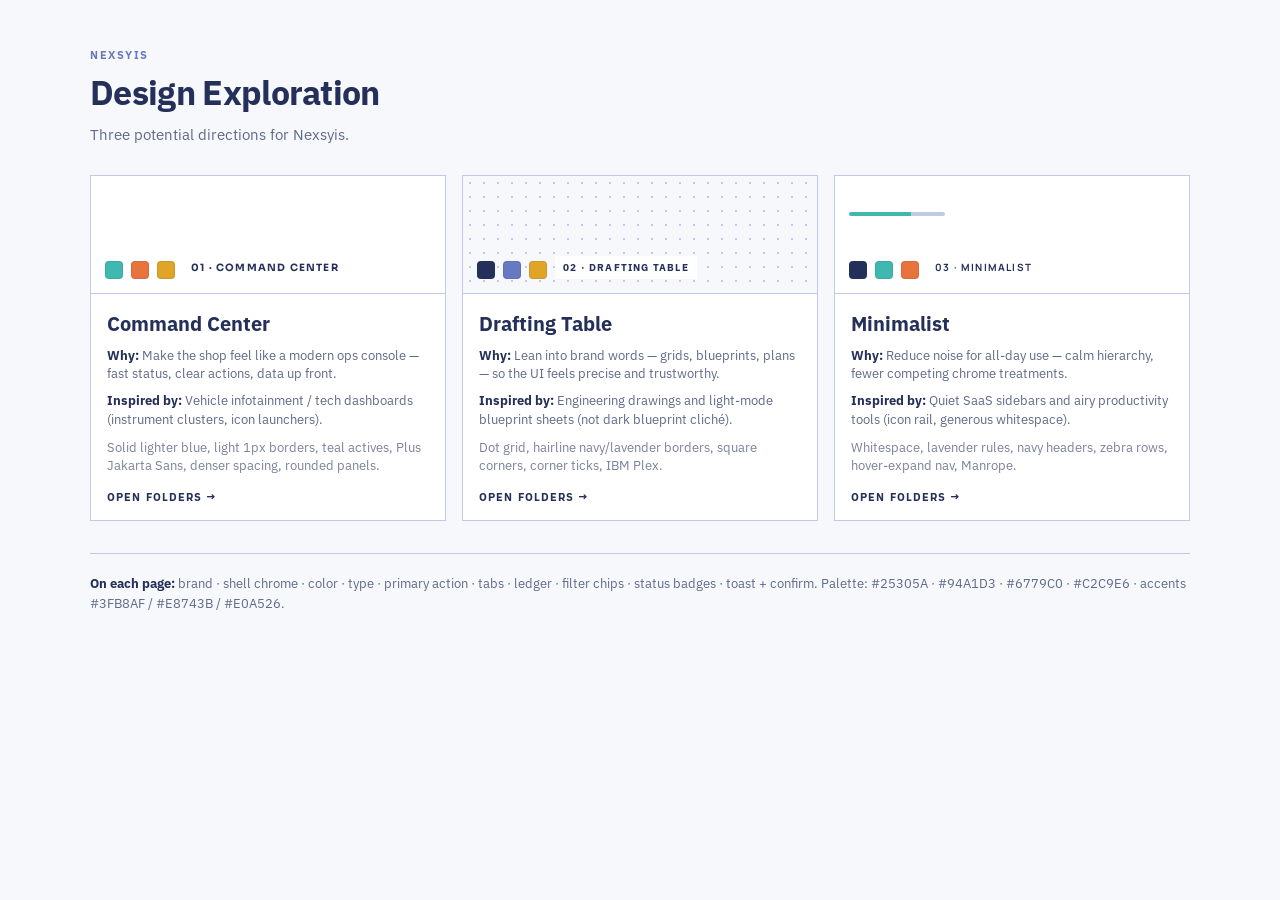
<file: index.html>
<!DOCTYPE html>
<html lang="en">
<head>
  <meta charset="utf-8" />
  <meta name="viewport" content="width=device-width, initial-scale=1" />
  <title>Nexsyis · Design Exploration</title>
  <link rel="icon" href="assets/nexsyis-mark.ico" />
  <link href="https://fonts.googleapis.com/css2?family=IBM+Plex+Sans:wght@400;600;700&family=Manrope:wght@600;700;800&family=Sora:wght@600;700&display=swap" rel="stylesheet" />
  <style>
    :root {
      --navy: #25305a;
      --lavender: #c2c9e6;
      --blue: #6779c0;
      --teal: #3fb8af;
      --orange: #e8743b;
      --gold: #e0a526;
    }
    * { box-sizing: border-box; }
    body {
      margin: 0;
      min-height: 100vh;
      font-family: "IBM Plex Sans", sans-serif;
      color: var(--navy);
      background: #f7f8fc;
      padding: 48px 28px 64px;
    }
    .wrap { max-width: 1100px; margin: 0 auto; }
    .eyebrow {
      margin: 0 0 8px;
      font-size: 11px;
      font-weight: 700;
      letter-spacing: 0.14em;
      text-transform: uppercase;
      color: var(--blue);
    }
    h1 {
      margin: 0 0 10px;
      font-size: 34px;
      letter-spacing: -0.02em;
    }
    .lede {
      margin: 0 0 28px;
      max-width: 58ch;
      color: #5f6a88;
      line-height: 1.5;
      font-size: 15px;
    }
    .grid {
      display: grid;
      grid-template-columns: repeat(3, minmax(0, 1fr));
      gap: 16px;
    }
    @media (max-width: 900px) { .grid { grid-template-columns: 1fr; } }
    a.card {
      display: flex;
      flex-direction: column;
      min-height: 340px;
      text-decoration: none;
      color: inherit;
      background: #fff;
      border: 1px solid var(--lavender);
      overflow: hidden;
    }
    a.card:hover { border-color: var(--navy); }
    .swatch {
      height: 118px;
      border-bottom: 1px solid var(--lavender);
      position: relative;
      display: flex;
      gap: 8px;
      align-items: flex-end;
      padding: 14px;
    }
    .swatch b {
      font-size: 10px;
      font-weight: 700;
      letter-spacing: 0.12em;
      text-transform: uppercase;
      background: rgba(255,255,255,.9);
      padding: 5px 8px;
    }
    .chip {
      width: 18px; height: 18px; border-radius: 4px;
      border: 1px solid rgba(37,48,90,.12);
    }
    .body { padding: 16px; flex: 1; display: flex; flex-direction: column; }
    .body h2 { margin: 0 0 10px; font-size: 20px; }
    .body p { margin: 0 0 8px; color: #5f6a88; font-size: 13px; line-height: 1.45; }
    .body p.craft { margin-bottom: 16px; flex: 1; color: #7a8298; font-size: 12.5px; }
    .body p strong { color: var(--navy); font-weight: 700; }
    .meta {
      font-size: 11px;
      font-weight: 700;
      letter-spacing: 0.1em;
      text-transform: uppercase;
      color: var(--navy);
    }
    .command .swatch {
      background: #fff;
      font-family: "Sora", sans-serif;
    }
    .command .swatch b { color: var(--navy); }
    .drafting .swatch {
      background:
        radial-gradient(circle, #c2c9e6 0.8px, transparent 0.9px) 0 0 / 14px 14px,
        #f7f8fc;
      font-family: "IBM Plex Sans", sans-serif;
    }
    .quiet .swatch {
      background: #fff;
      font-family: "Manrope", sans-serif;
    }
    .quiet .swatch::after {
      content: "";
      position: absolute;
      left: 14px; top: 36px;
      width: 96px; height: 4px;
      border-radius: 999px;
      background: linear-gradient(90deg, var(--teal) 65%, var(--lavender) 65%);
    }
    .notes {
      margin-top: 32px;
      padding-top: 20px;
      border-top: 1px solid var(--lavender);
      font-size: 13px;
      color: #5f6a88;
      line-height: 1.55;
    }
    .notes strong { color: var(--navy); }
  </style>
</head>
<body>
  <div class="wrap">
    <p class="eyebrow">Nexsyis</p>
    <h1>Design Exploration</h1>
    <p class="lede">
      Three potential directions for Nexsyis.
    </p>
    <div class="grid">
      <a class="card command" href="command.html">
        <div class="swatch">
          <span class="chip" style="background:#3fb8af"></span>
          <span class="chip" style="background:#e8743b"></span>
          <span class="chip" style="background:#e0a526"></span>
          <b>01 · Command Center</b>
        </div>
        <div class="body">
          <h2>Command Center</h2>
          <p class="why"><strong>Why:</strong> Make the shop feel like a modern ops console — fast status, clear actions, data up front.</p>
          <p class="inspo"><strong>Inspired by:</strong> Vehicle infotainment / tech dashboards (instrument clusters, icon launchers).</p>
          <p class="craft">Solid lighter blue, light 1px borders, teal actives, Plus Jakarta Sans, denser spacing, rounded panels.</p>
          <span class="meta">Open Folders →</span>
        </div>
      </a>
      <a class="card drafting" href="drafting.html">
        <div class="swatch">
          <span class="chip" style="background:#25305a"></span>
          <span class="chip" style="background:#6779c0"></span>
          <span class="chip" style="background:#e0a526"></span>
          <b>02 · Drafting Table</b>
        </div>
        <div class="body">
          <h2>Drafting Table</h2>
          <p class="why"><strong>Why:</strong> Lean into brand words — grids, blueprints, plans — so the UI feels precise and trustworthy.</p>
          <p class="inspo"><strong>Inspired by:</strong> Engineering drawings and light-mode blueprint sheets (not dark blueprint cliché).</p>
          <p class="craft">Dot grid, hairline navy/lavender borders, square corners, corner ticks, IBM Plex.</p>
          <span class="meta">Open Folders →</span>
        </div>
      </a>
      <a class="card quiet" href="quiet.html">
        <div class="swatch">
          <span class="chip" style="background:#25305a"></span>
          <span class="chip" style="background:#3fb8af"></span>
          <span class="chip" style="background:#e8743b"></span>
          <b>03 · Minimalist</b>
        </div>
        <div class="body">
          <h2>Minimalist</h2>
          <p class="why"><strong>Why:</strong> Reduce noise for all-day use — calm hierarchy, fewer competing chrome treatments.</p>
          <p class="inspo"><strong>Inspired by:</strong> Quiet SaaS sidebars and airy productivity tools (icon rail, generous whitespace).</p>
          <p class="craft">Whitespace, lavender rules, navy headers, zebra rows, hover-expand nav, Manrope.</p>
          <span class="meta">Open Folders →</span>
        </div>
      </a>
    </div>
    <p class="notes">
      <strong>On each page:</strong> brand · shell chrome · color · type · primary action · tabs · ledger · filter chips · status badges · toast + confirm.
      Palette: #25305A · #94A1D3 · #6779C0 · #C2C9E6 · accents #3FB8AF / #E8743B / #E0A526.
    </p>
  </div>
</body>
</html>
</file>
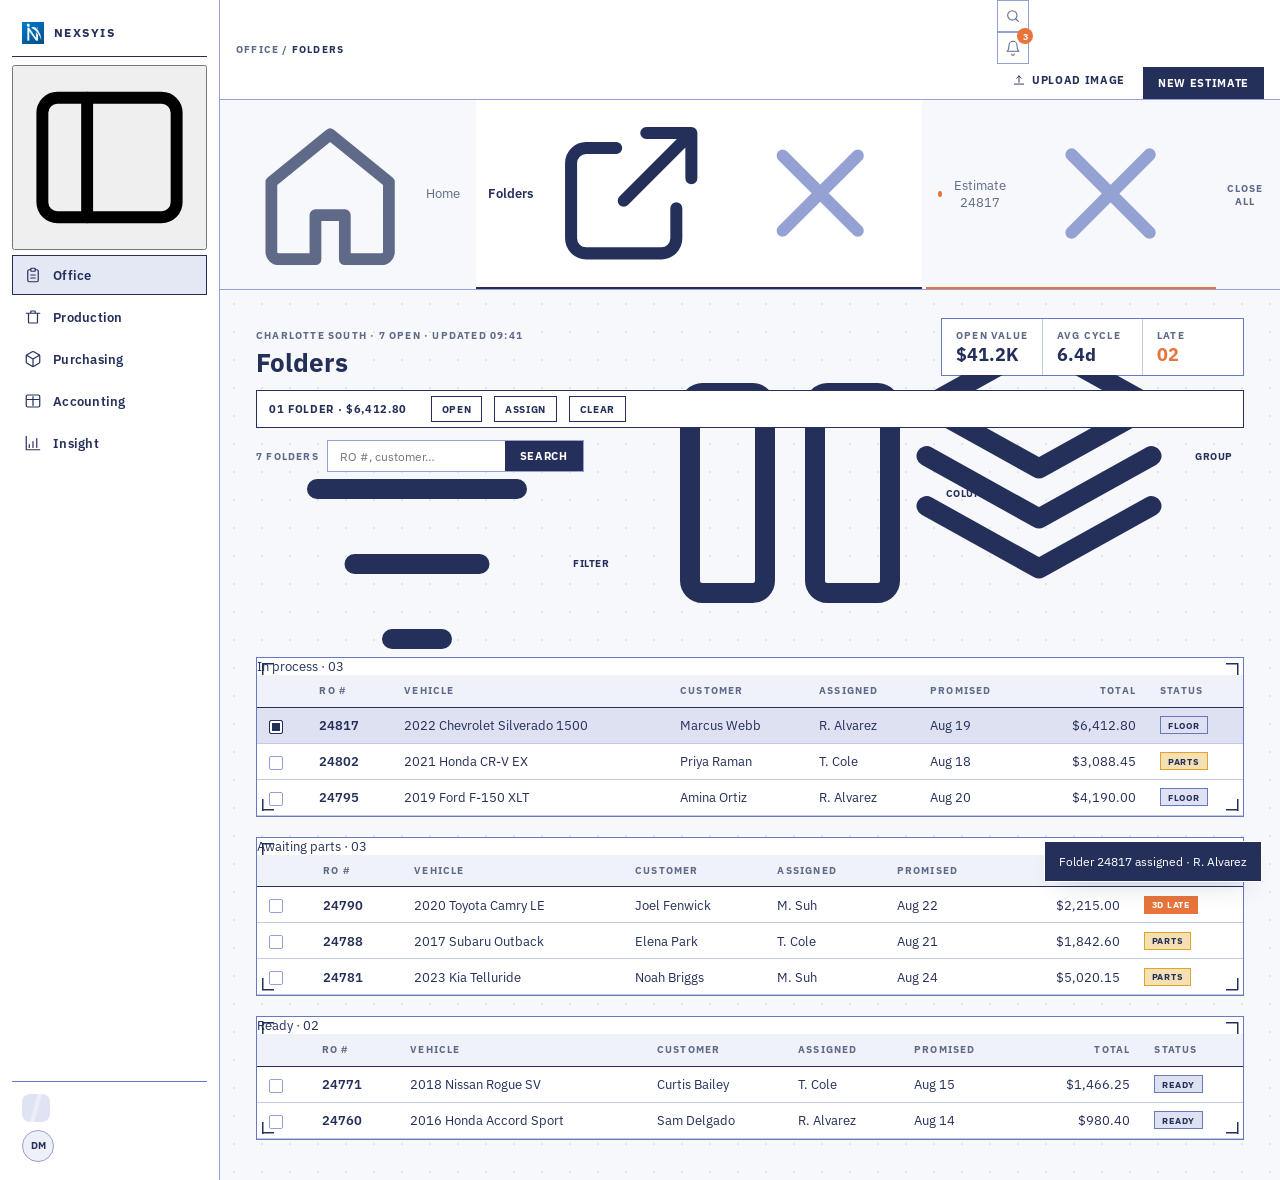
<file: drafting.html>
<!DOCTYPE html>
<html lang="en">
<head>
  <meta charset="utf-8" />
  <meta name="viewport" content="width=device-width, initial-scale=1" />
  <title>Nexsyis · Drafting Table · Folders</title>
  <link rel="icon" href="assets/nexsyis-mark.ico" />
  <link rel="stylesheet" href="css/shell.css" />
  <link rel="stylesheet" href="css/vibe-drafting.css" />
</head>
<body>
  <div id="app"></div>
  <script src="js/folders.js"></script>
  <script>mountFolders("drafting");</script>
</body>
</html>
</file>
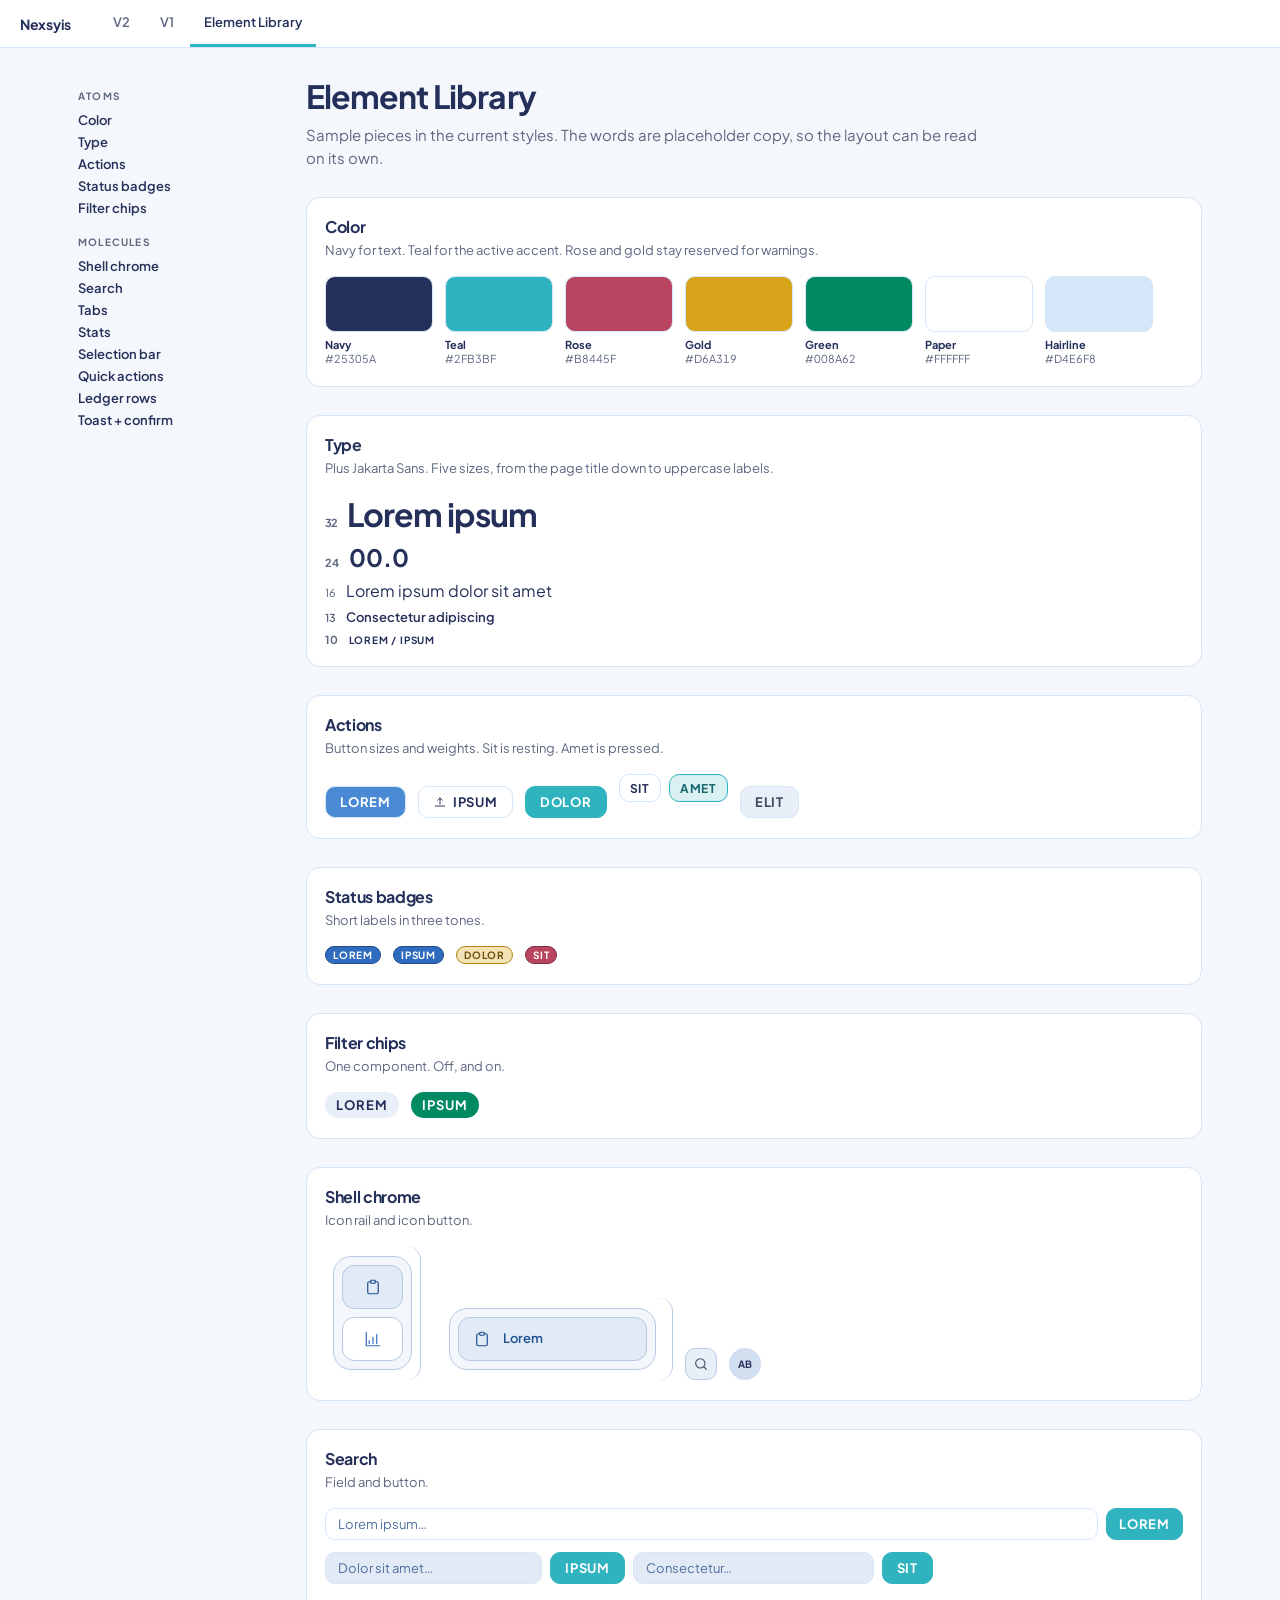
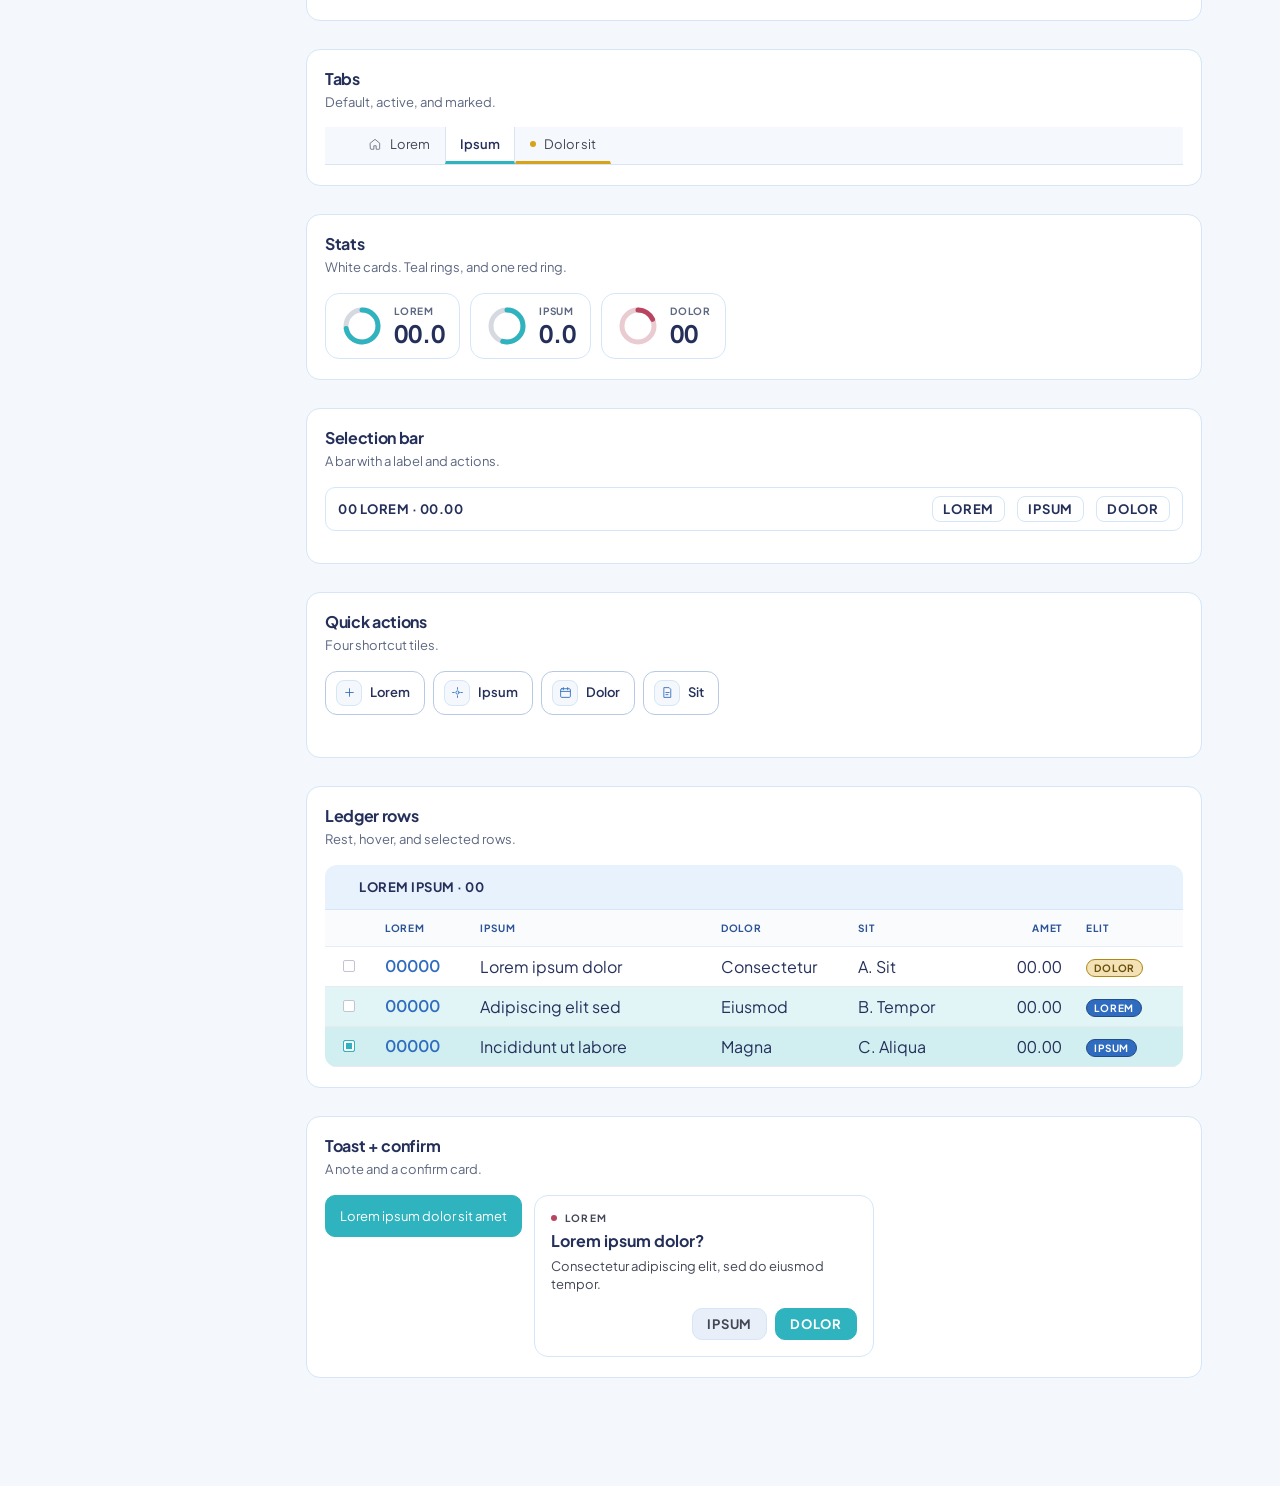
<file: library.html>
<!DOCTYPE html>
<html lang="en">
<head>
  <meta charset="utf-8" />
  <meta name="viewport" content="width=device-width, initial-scale=1" />
  <title>Nexsyis · Element Library</title>
  <link rel="icon" href="assets/nexsyis-mark.ico" />
  <link rel="stylesheet" href="css/shell.css" />
  <link rel="stylesheet" href="css/vibe-command.css?v=lib-edge" />
  <link rel="stylesheet" href="css/version-nav.css" />
  <link rel="stylesheet" href="css/library.css?v=lib-edge" />
</head>
<body class="has-version-nav library-page" data-vibe="command">
  <nav class="version-nav" aria-label="Review">
    <a class="version-nav-brand" href="command.html">Nexsyis</a>
    <div class="version-nav-links">
      <a href="command.html">V2</a>
      <a href="v1.html">V1</a>
      <a href="library.html" aria-current="page">Element Library</a>
    </div>
  </nav>

  <div id="library">
    <aside class="library-index" aria-label="Elements">
      <p>Atoms</p>
      <a href="#color">Color</a>
      <a href="#type">Type</a>
      <a href="#actions">Actions</a>
      <a href="#badges">Status badges</a>
      <a href="#chips">Filter chips</a>
      <p>Molecules</p>
      <a href="#chrome">Shell chrome</a>
      <a href="#search">Search</a>
      <a href="#tabs">Tabs</a>
      <a href="#kpis">Stats</a>
      <a href="#selection">Selection bar</a>
      <a href="#actions-row">Quick actions</a>
      <a href="#ledger">Ledger rows</a>
      <a href="#feedback">Toast + confirm</a>
    </aside>

    <main class="library-main">
      <h1>Element Library</h1>
      <p class="lede">Sample pieces in the current styles. The words are placeholder copy, so the layout can be read on its own.</p>

      <section class="library-block" id="color">
        <h2>Color</h2>
        <p class="why">Navy for text. Teal for the active accent. Rose and gold stay reserved for warnings.</p>
        <div class="swatches">
          <div class="swatch-card"><i style="background:#25305a"></i><b>Navy</b><span>#25305A</span></div>
          <div class="swatch-card"><i style="background:#2fb3bf"></i><b>Teal</b><span>#2FB3BF</span></div>
          <div class="swatch-card"><i style="background:#b8445f"></i><b>Rose</b><span>#B8445F</span></div>
          <div class="swatch-card"><i style="background:#d6a319"></i><b>Gold</b><span>#D6A319</span></div>
          <div class="swatch-card"><i style="background:#008a62"></i><b>Green</b><span>#008A62</span></div>
          <div class="swatch-card"><i style="background:#fff"></i><b>Paper</b><span>#FFFFFF</span></div>
          <div class="swatch-card"><i style="background:#d4e6f8"></i><b>Hairline</b><span>#D4E6F8</span></div>
        </div>
      </section>

      <section class="library-block" id="type">
        <h2>Type</h2>
        <p class="why">Plus Jakarta Sans. Five sizes, from the page title down to uppercase labels.</p>
        <div class="type-stack">
          <div style="font-size:32px;font-weight:700;letter-spacing:-0.03em"><em>32</em>Lorem ipsum</div>
          <div style="font-size:24px;font-weight:700"><em>24</em>00.0</div>
          <div style="font-size:16px"><em>16</em>Lorem ipsum dolor sit amet</div>
          <div style="font-size:13px;font-weight:600"><em>13</em>Consectetur adipiscing</div>
          <div style="font-size:10px;font-weight:700;letter-spacing:0.08em;text-transform:uppercase"><em>10</em>Lorem / Ipsum</div>
        </div>
      </section>

      <section class="library-block" id="actions">
        <h2>Actions</h2>
        <p class="why">Button sizes and weights. Sit is resting. Amet is pressed.</p>
        <div class="specimen-row">
          <button class="btn btn-teal" type="button">Lorem</button>
          <button class="btn btn-upload" type="button">
            <span class="ico" style="width:14px;height:14px"><svg viewBox="0 0 24 24"><path d="M12 16V5M8 9l4-4 4 4"/><path d="M4 19h16"/></svg></span>
            Ipsum
          </button>
          <button class="btn btn-primary" type="button" style="background:#2fb3bf;border-color:#2fb3bf;color:#fff">Dolor</button>
          <div class="toolbar">
            <button class="btn btn-sm btn-neo" type="button">Sit</button>
            <button class="btn btn-sm btn-neo is-active" type="button">Amet</button>
          </div>
          <button class="btn btn-ghost" type="button">Elit</button>
        </div>
      </section>

      <section class="library-block" id="badges">
        <h2>Status badges</h2>
        <p class="why">Short labels in three tones.</p>
        <div class="specimen-row">
          <span class="tag tag-neutral">Lorem</span>
          <span class="tag tag-neutral">Ipsum</span>
          <span class="tag tag-attention">Dolor</span>
          <span class="tag tag-critical">Sit</span>
        </div>
      </section>

      <section class="library-block" id="chips">
        <h2>Filter chips</h2>
        <p class="why">One component. Off, and on.</p>
        <div class="specimen-row">
          <button class="chip" type="button">Lorem</button>
          <button class="chip is-on" type="button">Ipsum</button>
        </div>
      </section>

      <section class="library-block" id="chrome">
        <h2>Shell chrome</h2>
        <p class="why">Icon rail and icon button.</p>
        <div class="specimen-row">
          <aside class="spine spine-sample" aria-label="Collapsed nav">
            <nav class="spine-nav">
              <button class="spine-item is-active" type="button">
                <span class="tile"><span class="ico"><svg viewBox="0 0 24 24"><path d="M9 5H7a2 2 0 0 0-2 2v12a2 2 0 0 0 2 2h10a2 2 0 0 0 2-2V7a2 2 0 0 0-2-2h-2"/><rect x="9" y="3" width="6" height="4" rx="1"/></svg></span></span>
              </button>
              <button class="spine-item" type="button">
                <span class="tile"><span class="ico"><svg viewBox="0 0 24 24"><path d="M3 3v18h18"/><path d="M7 14v4M12 10v8M17 6v12"/></svg></span></span>
              </button>
            </nav>
          </aside>
          <aside class="spine is-open spine-open" aria-label="Open nav">
            <nav class="spine-nav">
              <button class="spine-item is-active" type="button">
                <span class="tile"><span class="ico"><svg viewBox="0 0 24 24"><path d="M9 5H7a2 2 0 0 0-2 2v12a2 2 0 0 0 2 2h10a2 2 0 0 0 2-2V7a2 2 0 0 0-2-2h-2"/><rect x="9" y="3" width="6" height="4" rx="1"/></svg></span></span>
                <span class="lbl" style="opacity:1;max-width:140px">Lorem</span>
              </button>
            </nav>
          </aside>
          <button class="icon-btn" type="button" aria-label="Lorem">
            <span class="ico" style="width:16px;height:16px"><svg viewBox="0 0 24 24"><circle cx="11" cy="11" r="7"/><path d="M20 20l-3.5-3.5"/></svg></span>
          </button>
          <div class="user-chip" title="Label">AB</div>
        </div>
      </section>

      <section class="library-block" id="search">
        <h2>Search</h2>
        <p class="why">Field and button.</p>
        <div class="topbar" style="margin-bottom:12px">
          <div class="search">
            <input placeholder="Lorem ipsum…" />
            <button class="btn btn-primary" type="button">Lorem</button>
          </div>
        </div>
        <div class="toolbar">
          <div class="search toolbar-search">
            <input placeholder="Dolor sit amet…" />
            <button class="btn btn-primary" type="button">Ipsum</button>
          </div>
          <div class="search toolbar-search">
            <input placeholder="Consectetur…" />
            <button class="btn btn-primary" type="button">Sit</button>
          </div>
        </div>
      </section>

      <section class="library-block" id="tabs">
        <h2>Tabs</h2>
        <p class="why">Default, active, and marked.</p>
        <div class="tabstrip" role="tablist">
          <button class="tab" type="button">
            <span class="ico tab-ico"><svg viewBox="0 0 24 24"><path d="M4 10.5 12 4l8 6.5V20a1 1 0 0 1-1 1h-5v-6H10v6H5a1 1 0 0 1-1-1z"/></svg></span>
            Lorem
          </button>
          <button class="tab is-active" type="button">Ipsum</button>
          <button class="tab is-dirty" type="button">
            <span class="dot"></span>
            Dolor sit
          </button>
        </div>
      </section>

      <section class="library-block" id="kpis">
        <h2>Stats</h2>
        <p class="why">White cards. Teal rings, and one red ring.</p>
        <div class="kpis">
          <div class="kpi">
            <div class="kpi-gauge">
              <svg viewBox="0 0 44 44" aria-hidden="true"><circle class="track" cx="22" cy="22" r="16"/><circle class="arc" cx="22" cy="22" r="16" stroke-dasharray="72.4 100.5" transform="rotate(-90 22 22)"/></svg>
              <div><span class="k">Lorem</span><span class="v">00.0</span></div>
            </div>
          </div>
          <div class="kpi">
            <div class="kpi-gauge">
              <svg viewBox="0 0 44 44" aria-hidden="true"><circle class="track" cx="22" cy="22" r="16"/><circle class="arc" cx="22" cy="22" r="16" stroke-dasharray="54.3 100.5" transform="rotate(-90 22 22)"/></svg>
              <div><span class="k">Ipsum</span><span class="v">0.0</span></div>
            </div>
          </div>
          <div class="kpi is-alert">
            <div class="kpi-gauge">
              <svg viewBox="0 0 44 44" aria-hidden="true"><circle class="track" cx="22" cy="22" r="16"/><circle class="arc" cx="22" cy="22" r="16" stroke-dasharray="18.1 100.5" transform="rotate(-90 22 22)"/></svg>
              <div><span class="k">Dolor</span><span class="v">00</span></div>
            </div>
          </div>
        </div>
      </section>

      <section class="library-block" id="selection">
        <h2>Selection bar</h2>
        <p class="why">A bar with a label and actions.</p>
        <div class="sel-bar">
          <strong>00 lorem · 00.00</strong>
          <span class="sel-bar-spacer"></span>
          <button class="btn btn-sm btn-sel-open" type="button">Lorem</button>
          <button class="btn btn-sm btn-sel-soft" type="button">Ipsum</button>
          <button class="btn btn-sm btn-sel-soft" type="button">Dolor</button>
        </div>
      </section>

      <section class="library-block" id="actions-row">
        <h2>Quick actions</h2>
        <p class="why">Four shortcut tiles.</p>
        <div class="launcher">
          <button class="launch-tile" type="button">
            <span class="tile"><span class="ico"><svg viewBox="0 0 24 24"><path d="M12 5v14M5 12h14"/></svg></span></span>
            <span class="name">Lorem</span>
          </button>
          <button class="launch-tile" type="button">
            <span class="tile"><span class="ico"><svg viewBox="0 0 24 24"><circle cx="12" cy="12" r="3"/><path d="M12 3v3M12 18v3M3 12h3M18 12h3"/></svg></span></span>
            <span class="name">Ipsum</span>
          </button>
          <button class="launch-tile" type="button">
            <span class="tile"><span class="ico"><svg viewBox="0 0 24 24"><rect x="3" y="5" width="18" height="16" rx="2"/><path d="M3 10h18M8 3v4M16 3v4"/></svg></span></span>
            <span class="name">Dolor</span>
          </button>
          <button class="launch-tile" type="button">
            <span class="tile"><span class="ico"><svg viewBox="0 0 24 24"><path d="M6 3h9l3 3v15H6z"/><path d="M9 12h6M9 16h4"/></svg></span></span>
            <span class="name">Sit</span>
          </button>
        </div>
      </section>

      <section class="library-block" id="ledger">
        <h2>Ledger rows</h2>
        <p class="why">Rest, hover, and selected rows.</p>
        <div class="stage-panel">
          <div class="stage-head stage-process"><span class="tick"></span>Lorem ipsum · 00</div>
          <table class="ledger">
            <colgroup>
              <col class="col-check" />
              <col class="col-ro" />
              <col class="col-vehicle" />
              <col class="col-customer" />
              <col class="col-assigned" />
              <col class="col-total" />
              <col class="col-status" />
            </colgroup>
            <thead>
              <tr>
                <th></th><th>Lorem</th><th>Ipsum</th><th>Dolor</th><th>Sit</th><th class="num">Amet</th><th>Elit</th>
              </tr>
            </thead>
            <tbody>
              <tr class="data">
                <td><span class="check"></span></td>
                <td><a class="ro" href="#">00000</a></td>
                <td>Lorem ipsum dolor</td>
                <td>Consectetur</td>
                <td>A. Sit</td>
                <td class="num">00.00</td>
                <td><span class="tag tag-attention">Dolor</span></td>
              </tr>
              <tr class="data is-hover-demo">
                <td><span class="check"></span></td>
                <td><a class="ro" href="#">00000</a></td>
                <td>Adipiscing elit sed</td>
                <td>Eiusmod</td>
                <td>B. Tempor</td>
                <td class="num">00.00</td>
                <td><span class="tag tag-neutral">Lorem</span></td>
              </tr>
              <tr class="data is-selected">
                <td><span class="check"></span></td>
                <td><a class="ro" href="#">00000</a></td>
                <td>Incididunt ut labore</td>
                <td>Magna</td>
                <td>C. Aliqua</td>
                <td class="num">00.00</td>
                <td><span class="tag tag-neutral">Ipsum</span></td>
              </tr>
            </tbody>
          </table>
        </div>
      </section>

      <section class="library-block" id="feedback">
        <h2>Toast + confirm</h2>
        <p class="why">A note and a confirm card.</p>
        <div class="specimen-row" style="align-items:flex-start">
          <div class="toast" role="status">Lorem ipsum dolor sit amet</div>
          <div class="dialog-wrap">
            <div class="dialog">
              <div class="kicker"><span class="dot"></span>Lorem</div>
              <h3>Lorem ipsum dolor?</h3>
              <p>Consectetur adipiscing elit, sed do eiusmod tempor.</p>
              <div class="actions">
                <span class="grow"></span>
                <button class="btn btn-ghost" type="button">Ipsum</button>
                <button class="btn btn-primary" type="button" style="background:#2fb3bf;border-color:#2fb3bf;color:#fff">Dolor</button>
              </div>
            </div>
          </div>
        </div>
      </section>
    </main>
  </div>
</body>
</html>
</file>
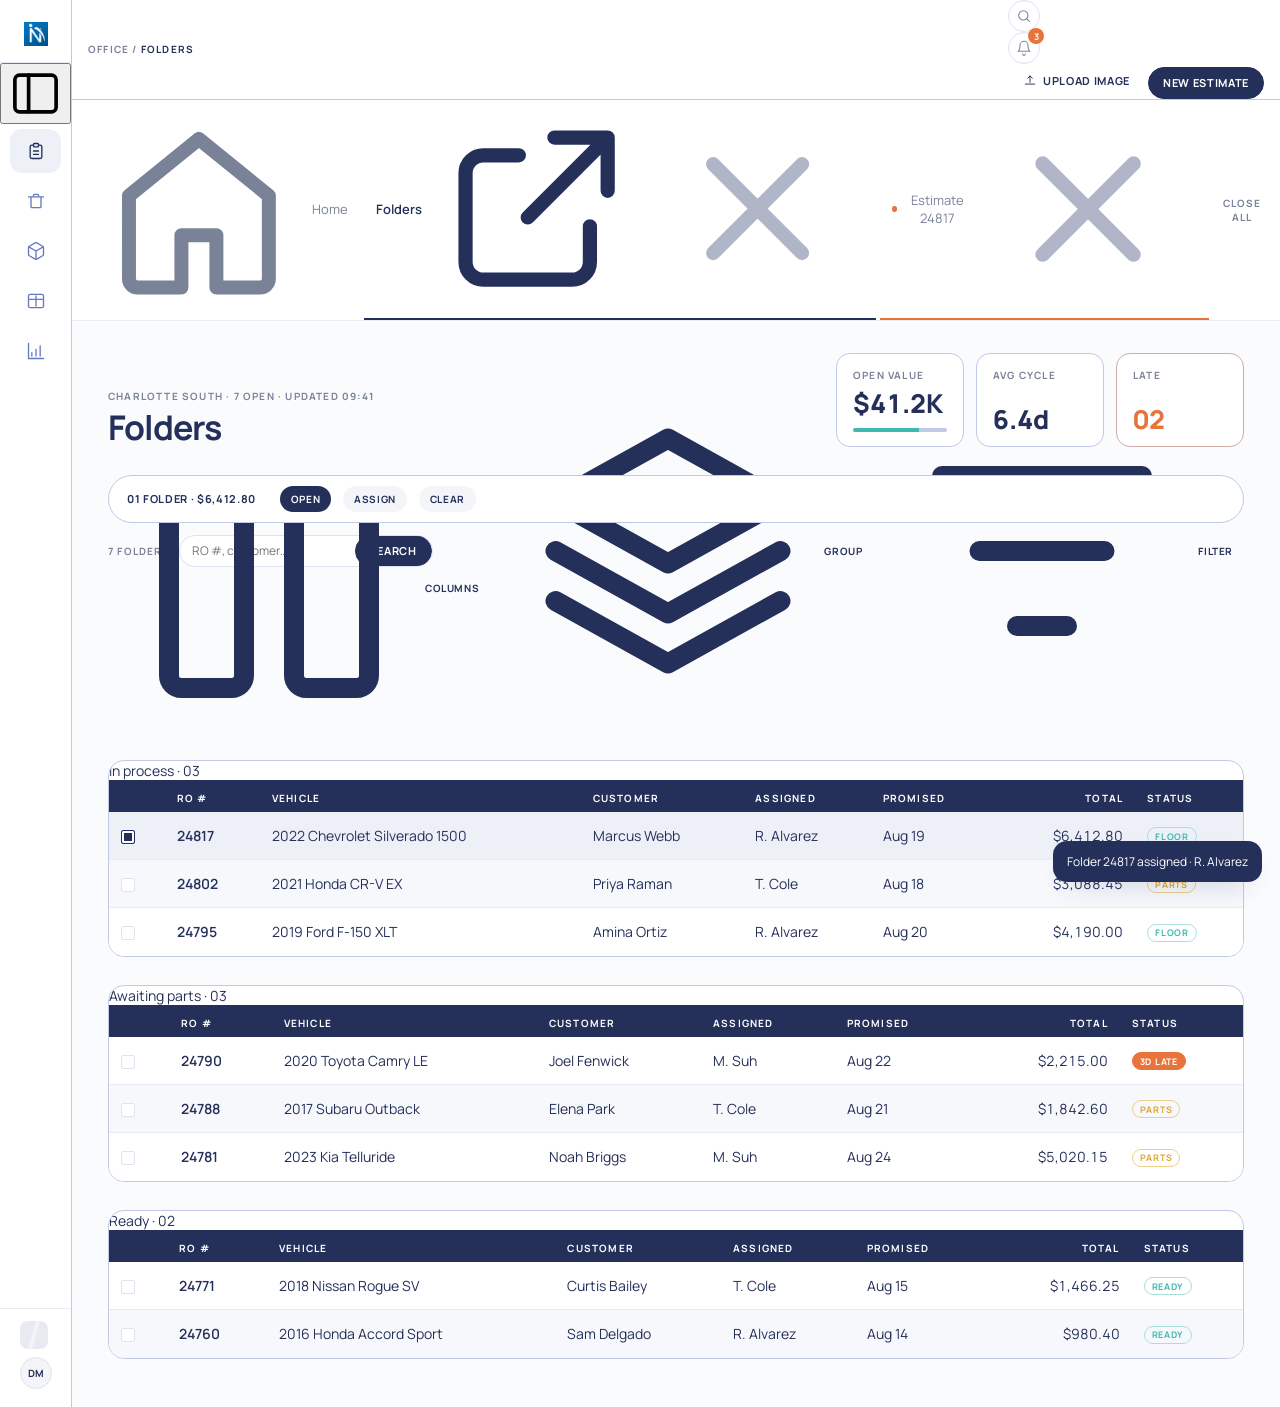
<file: quiet.html>
<!DOCTYPE html>
<html lang="en">
<head>
  <meta charset="utf-8" />
  <meta name="viewport" content="width=device-width, initial-scale=1" />
  <title>Nexsyis · Minimalist · Folders</title>
  <link rel="icon" href="assets/nexsyis-mark.ico" />
  <link rel="stylesheet" href="css/shell.css" />
  <link rel="stylesheet" href="css/vibe-quiet.css" />
</head>
<body>
  <div id="app"></div>
  <script src="js/folders.js"></script>
  <script>mountFolders("quiet");</script>
</body>
</html>
</file>
<file: css/shell.css>
/* Shared lo-fi Folders shell — layout + hierarchy. Vibes own color/type/chrome. */

*,
*::before,
*::after { box-sizing: border-box; }

html, body { margin: 0; height: 100%; }

body {
  font-family: var(--font);
  font-size: var(--text-body);
  color: var(--ink);
  background: var(--bg);
  -webkit-font-smoothing: antialiased;
}

button, input { font: inherit; }
button { cursor: pointer; }
a { color: inherit; }

.app {
  display: grid;
  grid-template-columns: var(--spine-width) minmax(0, 1fr);
  min-height: 100vh;
  height: 100%;
}

/* —— Spine / brand */
.spine {
  display: flex;
  flex-direction: column;
  background: var(--spine);
  color: var(--spinefg);
  border-right: 1px solid var(--line);
  z-index: 2;
}

.brand {
  display: flex;
  flex-direction: column;
  align-items: center;
  gap: 8px;
  padding: 16px 8px 14px;
  text-decoration: none;
  border-bottom: 1px solid var(--line);
}

.brand img { width: 28px; height: 28px; display: block; }

.brand-word {
  font-family: var(--font-display);
  font-weight: 700;
  font-size: var(--text-brand);
  letter-spacing: var(--track-brand);
  line-height: 1.1;
  text-align: center;
  color: var(--brand-ink);
}

.spine-nav {
  display: flex;
  flex-direction: column;
  gap: var(--spine-gap, 6px);
  padding: 10px 8px;
  flex: 1;
}

.spine-item {
  display: flex;
  flex-direction: column;
  align-items: center;
  gap: 5px;
  padding: 8px 4px;
  border: 0;
  background: transparent;
  color: var(--spine-muted);
}

.spine-item .tile {
  width: var(--tile, 36px);
  height: var(--tile, 36px);
  display: grid;
  place-items: center;
  border-radius: var(--radius-tile);
  background: var(--tile-bg);
  border: 1px solid var(--tile-line);
  color: var(--tile-fg);
}

.spine-item .ico,
.spine-item .tile .ico { width: 18px; height: 18px; }

.spine-item .lbl {
  font-size: 9px;
  font-weight: 600;
  letter-spacing: 0.06em;
  text-transform: uppercase;
}

.spine-item.is-active {
  color: var(--spinefg);
}

.spine-item.is-active .tile {
  background: var(--tile-active-bg);
  border-color: var(--tile-active-line);
  color: var(--tile-active-fg);
  box-shadow: var(--tile-active-glow, none);
}

.spine-foot {
  padding: 10px 8px 14px;
  border-top: 1px solid var(--line);
  display: flex;
  flex-direction: column;
  gap: 8px;
  align-items: center;
}

.user-chip {
  width: 32px;
  height: 32px;
  border-radius: 50%;
  display: grid;
  place-items: center;
  font-size: 10px;
  font-weight: 700;
  background: var(--soft);
  color: var(--ink);
  border: 1px solid var(--line);
}

/* —— Workspace */
.workspace {
  display: flex;
  flex-direction: column;
  min-width: 0;
  background: var(--sheet);
  position: relative;
}

.topbar {
  display: flex;
  align-items: center;
  gap: 10px;
  min-height: 52px;
  padding: 0 16px;
  background: var(--paper);
  border-bottom: 1px solid var(--line);
}

.crumb {
  font-size: 10px;
  font-weight: 700;
  letter-spacing: 0.12em;
  text-transform: uppercase;
  color: var(--muted);
  white-space: nowrap;
}

.crumb strong { color: var(--ink); }

.topbar-spacer { flex: 1; }

.search {
  display: flex;
  align-items: center;
  height: 32px;
  min-width: 180px;
  border: 1px solid var(--line);
  border-radius: var(--radius-control);
  background: var(--paper);
  overflow: hidden;
}

.search input {
  flex: 1;
  border: 0;
  outline: 0;
  padding: 0 12px;
  background: transparent;
  color: var(--muted);
  font-size: 12px;
}

.btn {
  height: 32px;
  padding: 0 14px;
  border-radius: var(--radius-control);
  border: 1px solid transparent;
  font-size: 11px;
  font-weight: 700;
  letter-spacing: 0.06em;
  text-transform: uppercase;
  display: inline-flex;
  align-items: center;
  gap: 6px;
  white-space: nowrap;
  background: transparent;
  color: var(--ink);
}

.btn-primary {
  background: var(--action);
  border-color: var(--action);
  color: var(--action-fg);
}

.btn-ghost {
  border-color: var(--line);
  background: var(--paper);
}

.btn-sm { height: 26px; padding: 0 10px; font-size: 10px; }

.btn-teal {
  background: var(--teal);
  border-color: var(--teal);
  color: #fff;
}

.icon-btn {
  width: 32px;
  height: 32px;
  border-radius: var(--radius-control);
  border: 1px solid var(--line);
  background: var(--paper);
  color: var(--muted);
  display: grid;
  place-items: center;
  position: relative;
  padding: 0;
}

.icon-btn .badge {
  position: absolute;
  top: -5px;
  right: -5px;
  min-width: 16px;
  height: 16px;
  padding: 0 4px;
  border-radius: 999px;
  background: var(--orange);
  color: #fff;
  font-size: 9px;
  font-weight: 700;
  display: grid;
  place-items: center;
}

/* —— Tabs */
.tabstrip {
  display: flex;
  align-items: stretch;
  min-height: 36px;
  padding: 0 10px;
  gap: 4px;
  background: var(--sheet);
  border-bottom: 1px solid var(--line);
}

.tab {
  display: flex;
  align-items: center;
  gap: 8px;
  padding: 0 12px;
  border: 0;
  background: transparent;
  color: var(--muted);
  font-size: 13px;
  border-bottom: 2px solid transparent;
}

.tab.is-active {
  color: var(--ink);
  font-weight: 600;
  background: var(--paper);
  border-bottom-color: var(--tab-active, var(--action));
}

.tab.is-dirty { border-bottom-color: var(--orange); }
.tab .dot {
  width: 6px; height: 6px; border-radius: 50%;
  background: var(--orange);
}
.tab .x { color: var(--faint); }
.tabstrip .close-all {
  margin-left: auto;
  border: 0;
  background: transparent;
  color: var(--muted);
  font-size: 10px;
  font-weight: 700;
  letter-spacing: 0.1em;
  text-transform: uppercase;
}

/* —— Content */
.content {
  flex: 1;
  min-height: 0;
  overflow: auto;
  padding: var(--content-pad, 18px 20px 32px);
  background: var(--content-bg, var(--paper));
}

.page-head {
  display: flex;
  align-items: flex-end;
  justify-content: space-between;
  gap: 20px;
  margin-bottom: var(--section-gap, 14px);
}

.page-meta {
  font-size: 10px;
  font-weight: 700;
  letter-spacing: 0.12em;
  text-transform: uppercase;
  color: var(--muted);
  margin-bottom: 6px;
}

.page-title {
  font-family: var(--font-display);
  font-size: var(--text-title);
  font-weight: 700;
  letter-spacing: var(--track-title);
  margin: 0;
  line-height: 1.1;
  color: var(--brand-ink);
}

/* —— KPI / instrument cluster */
.kpis {
  display: flex;
  gap: var(--kpi-gap, 10px);
}

.kpi {
  background: var(--panel-bg);
  border: 1px solid var(--panel-line);
  border-radius: var(--radius-panel);
  padding: var(--kpi-pad, 10px 14px);
  min-width: 96px;
  box-shadow: var(--panel-shadow, none);
  position: relative;
}

.kpi .k {
  display: block;
  font-size: 10px;
  font-weight: 700;
  letter-spacing: 0.12em;
  text-transform: uppercase;
  color: var(--muted);
  margin-bottom: 4px;
}

.kpi .v {
  font-variant-numeric: tabular-nums;
  font-weight: 700;
  font-size: var(--kpi-num, 20px);
  color: var(--ink);
  line-height: 1;
}

.kpi.is-alert .v { color: var(--orange); }

.kpi-gauge {
  display: flex;
  align-items: center;
  gap: 10px;
}

.kpi-gauge svg { width: 44px; height: 44px; flex: 0 0 auto; }
.kpi-gauge .track { fill: none; stroke: var(--gauge-track); stroke-width: 5; }
.kpi-gauge .arc { fill: none; stroke: var(--teal); stroke-width: 5; stroke-linecap: round; }
.kpi.is-alert .kpi-gauge .arc { stroke: var(--orange); }

/* —— Quick actions (Command) */
.launcher {
  display: none;
  grid-template-columns: repeat(4, minmax(0, 1fr));
  gap: 10px;
  margin-bottom: var(--section-gap, 14px);
}

body[data-vibe="command"] .launcher { display: grid; }

.launch-tile {
  display: flex;
  flex-direction: column;
  align-items: flex-start;
  gap: 10px;
  padding: 12px;
  border-radius: var(--radius-panel);
  border: 1px solid var(--panel-line);
  background: var(--panel-bg);
  box-shadow: var(--panel-shadow, none);
  color: var(--ink);
  text-align: left;
}

.launch-tile .tile {
  width: 36px;
  height: 36px;
  border-radius: var(--radius-tile);
  display: grid;
  place-items: center;
  background: var(--navy);
  color: #fff;
}

.launch-tile .name {
  font-size: 12px;
  font-weight: 600;
}

.launch-tile .sub {
  font-size: 11px;
  color: var(--muted);
}

/* —— Selection bar */
.sel-bar {
  display: flex;
  align-items: center;
  gap: 12px;
  min-height: 38px;
  padding: 0 12px;
  margin-bottom: 12px;
  border-radius: var(--radius-control);
  background: var(--band);
  color: var(--band-fg);
  font-size: 12px;
  position: relative;
}

.sel-bar strong {
  font-size: 11px;
  letter-spacing: 0.06em;
  text-transform: uppercase;
}

.sel-bar .hint { opacity: 0.8; flex: 1; font-size: 11px; }
.sel-bar .btn {
  height: 26px;
  background: color-mix(in srgb, #fff 18%, transparent);
  border-color: color-mix(in srgb, #fff 35%, transparent);
  color: #fff;
}

/* —— Toolbar / pills */
.toolbar {
  display: flex;
  align-items: center;
  gap: 8px;
  margin-bottom: 10px;
  flex-wrap: wrap;
}

.toolbar .count {
  font-size: 10px;
  font-weight: 700;
  letter-spacing: 0.12em;
  text-transform: uppercase;
  color: var(--muted);
}

.seg {
  display: flex;
  gap: 4px;
  align-items: center;
}

.chip {
  height: 26px;
  padding: 0 11px;
  border-radius: var(--radius-chip);
  border: 1px solid var(--line);
  background: var(--paper);
  color: var(--ink);
  font-size: 10px;
  font-weight: 700;
  letter-spacing: 0.08em;
  text-transform: uppercase;
}

.chip.is-on {
  background: var(--chip-on-bg);
  border-color: var(--chip-on-line);
  color: var(--chip-on-fg);
}

/* —— Panel / ledger */
.panel {
  border: 1px solid var(--panel-line);
  background: var(--panel-bg);
  border-radius: var(--radius-panel);
  box-shadow: var(--panel-shadow, none);
  overflow: hidden;
  position: relative;
}

.stage-stack {
  display: flex;
  flex-direction: column;
  gap: 16px;
}

/* Drafting corner ticks — all 4 corners on every stage panel */
.panel.ticks::before,
.panel.ticks::after {
  content: none;
}

body[data-vibe="drafting"] .panel.ticks {
  background-color: #fff;
  background-image:
    linear-gradient(var(--navy), var(--navy)),
    linear-gradient(var(--navy), var(--navy)),
    linear-gradient(var(--navy), var(--navy)),
    linear-gradient(var(--navy), var(--navy)),
    linear-gradient(var(--navy), var(--navy)),
    linear-gradient(var(--navy), var(--navy)),
    linear-gradient(var(--navy), var(--navy)),
    linear-gradient(var(--navy), var(--navy));
  background-size: 12px 1.5px, 1.5px 12px, 12px 1.5px, 1.5px 12px, 12px 1.5px, 1.5px 12px, 12px 1.5px, 1.5px 12px;
  background-position:
    left 5px top 5px, left 5px top 5px,
    right 5px top 5px, right 5px top 5px,
    left 5px bottom 5px, left 5px bottom 5px,
    right 5px bottom 5px, right 5px bottom 5px;
  background-repeat: no-repeat;
  overflow: visible;
}

.dim-line {
  display: none;
  align-items: center;
  gap: 8px;
  margin: 0 0 8px;
  font-size: 10px;
  font-weight: 700;
  letter-spacing: 0.1em;
  text-transform: uppercase;
  color: var(--blue-mid);
}

body[data-vibe="drafting"] .dim-line { display: flex; }

.dim-line .rule {
  flex: 1;
  height: 0;
  border-top: 1px solid var(--blue-mid);
  position: relative;
}
.dim-line .rule::before,
.dim-line .rule::after {
  content: "";
  position: absolute;
  top: -3px;
  width: 1px;
  height: 7px;
  background: var(--blue-mid);
}
.dim-line .rule::before { left: 0; }
.dim-line .rule::after { right: 0; }

.ledger {
  width: 100%;
  border-collapse: collapse;
  font-size: var(--text-row);
}

.ledger th {
  text-align: left;
  font-size: 10px;
  font-weight: 700;
  letter-spacing: 0.12em;
  text-transform: uppercase;
  color: var(--muted);
  height: 32px;
  padding: 0 12px;
  background: var(--thead);
  border-bottom: 1px solid var(--thead-line);
  white-space: nowrap;
}

.ledger th.num, .ledger td.num {
  text-align: right;
  font-variant-numeric: tabular-nums;
}

.ledger .group td {
  height: 30px;
  padding: 0 12px;
  background: var(--group-bg);
  font-size: 10px;
  font-weight: 700;
  letter-spacing: 0.12em;
  text-transform: uppercase;
  border-bottom: 1px solid var(--line);
}

.ledger .tick {
  display: inline-block;
  width: 7px;
  height: 7px;
  margin-right: 8px;
  vertical-align: middle;
  background: var(--periwinkle, var(--blue-mid));
}
.ledger .tick.critical { background: var(--orange); }
.ledger .tick.attention { background: var(--gold); }
.ledger .tick.active { background: var(--teal); }

.ledger tr.data td {
  height: var(--row-h, 38px);
  padding: 0 12px;
  border-bottom: 1px solid var(--row-line);
}

.ledger tr.data.is-selected td {
  background: var(--row-selected);
}

.ledger a.ro {
  color: var(--link);
  font-weight: 600;
  text-decoration: none;
}

.ledger .check {
  width: 14px;
  height: 14px;
  border: 1px solid var(--line);
  background: var(--paper);
  display: inline-block;
  vertical-align: middle;
  border-radius: 2px;
}

.ledger tr.is-selected .check {
  background: var(--action);
  border-color: var(--action);
  box-shadow: inset 0 0 0 2px var(--paper);
}

/* —— Status */
.tag {
  display: inline-flex;
  align-items: center;
  height: 18px;
  padding: 0 7px;
  font-size: 9px;
  font-weight: 700;
  letter-spacing: 0.08em;
  text-transform: uppercase;
  border-radius: var(--radius-chip);
  border: 1px solid transparent;
}

/* Semantic status — vibes map meaning → color */
.tag-critical {
  color: #fff;
  background: var(--orange);
  border-color: var(--orange);
}
.tag-attention {
  color: #fff;
  background: var(--gold);
  border-color: var(--gold);
}
.tag-neutral {
  color: var(--navy);
  background: var(--lavender);
  border-color: transparent;
}

/* —— Placeholders */
.ph {
  display: block;
  background: var(--ph);
  border-radius: 3px;
  position: relative;
  overflow: hidden;
}
.ph::after {
  content: "";
  position: absolute;
  inset: 0;
  background: linear-gradient(105deg, transparent 40%, rgba(255,255,255,.55) 50%, transparent 60%);
  animation: shine 2.4s ease-in-out infinite;
}
@keyframes shine {
  from { transform: translateX(-70%); }
  to { transform: translateX(70%); }
}
.ph-line { height: 10px; width: 70%; }
.ph-line.short { width: 42%; }
.ph-block { min-height: 24px; width: 100%; height: 100%; }

/* —— Feedback */
.toast {
  position: fixed;
  right: 18px;
  bottom: 18px;
  max-width: 320px;
  padding: 12px 14px;
  background: var(--navy);
  color: #fff;
  border-radius: var(--radius-control);
  font-size: 12px;
  z-index: 40;
  box-shadow: 0 12px 28px -16px rgba(37, 48, 90, 0.45);
}

.dialog-wrap {
  position: absolute;
  right: 22px;
  top: 100px;
  width: min(340px, calc(100% - 40px));
  z-index: 30;
}

.dialog {
  background: var(--paper);
  border: 1px solid var(--line);
  border-radius: var(--radius-panel);
  padding: 16px;
  box-shadow: var(--dialog-shadow, 0 18px 40px -22px rgba(37, 48, 90, 0.35));
}

.dialog .kicker {
  display: flex;
  align-items: center;
  gap: 8px;
  font-size: 10px;
  font-weight: 700;
  letter-spacing: 0.12em;
  text-transform: uppercase;
  color: var(--muted);
  margin-bottom: 6px;
}

.dialog .kicker .dot {
  width: 6px; height: 6px; border-radius: 50%;
  background: var(--orange);
}

.dialog h3 {
  margin: 0 0 6px;
  font-family: var(--font-display);
  font-size: 16px;
  color: var(--brand-ink);
}

.dialog p {
  margin: 0 0 14px;
  font-size: 13px;
  color: var(--muted);
  line-height: 1.45;
}

.dialog .actions { display: flex; gap: 8px; align-items: center; }
.dialog .grow { flex: 1; }
.btn-danger {
  color: var(--orange);
  border-color: color-mix(in srgb, var(--orange) 45%, #fff);
  background: #fff;
}

.vibe-tag {
  position: fixed;
  left: calc(var(--spine-width) + 14px);
  bottom: 14px;
  z-index: 20;
  font-size: 10px;
  font-weight: 700;
  letter-spacing: 0.12em;
  text-transform: uppercase;
  color: var(--muted);
  background: color-mix(in srgb, var(--paper) 90%, transparent);
  border: 1px solid var(--line);
  padding: 6px 10px;
  border-radius: 999px;
}

.vibe-tag a {
  color: var(--link);
  text-decoration: none;
  margin-left: 8px;
}

.ico svg {
  display: block;
  width: 100%;
  height: 100%;
  stroke: currentColor;
  fill: none;
  stroke-width: 1.6;
  stroke-linecap: round;
  stroke-linejoin: round;
}
</file>
<file: css/vibe-drafting.css>
/* 2. Drafting Table — blueprint / planning, light mode */

@import url("https://fonts.googleapis.com/css2?family=IBM+Plex+Sans:wght@400;500;600;700&display=swap");

:root {
  --navy: #25305a;
  --blue-mid: #6779c0;
  --periwinkle: #94a1d3;
  --lavender: #c2c9e6;
  --teal: #3fb8af;
  --orange: #e8743b;
  --gold: #e0a526;

  --ink: #25305a;
  --brand-ink: #25305a;
  --muted: #5f6a88;
  --faint: #94a1d3;
  --bg: #f7f8fc;
  --paper: #ffffff;
  --sheet: #f7f8fc;
  --soft: #eef0f8;
  --line: #94a1d3;
  --ph: #dfe3f2;

  --spine: #ffffff;
  --spinefg: #25305a;
  --spine-muted: #6779c0;
  --spine-width: 220px;
  --spine-gap: 2px;

  --tile: 22px;
  --tile-bg: transparent;
  --tile-line: transparent;
  --tile-fg: #25305a;
  --tile-active-bg: transparent;
  --tile-active-line: transparent;
  --tile-active-fg: #25305a;
  --tile-active-glow: none;

  --action: #25305a;
  --action-fg: #ffffff;
  --tab-active: #25305a;
  --link: #25305a;
  --band: #ffffff;
  --band-fg: #25305a;

  --panel-bg: #ffffff;
  --panel-line: #6779c0;
  --panel-shadow: none;
  --radius-panel: 0;
  --radius-control: 0;
  --radius-tile: 0;
  --radius-chip: 0;

  --thead: #f0f2fa;
  --thead-line: #25305a;
  --group-bg: color-mix(in srgb, #c2c9e6 40%, #fff);
  --row-line: #c2c9e6;
  --row-selected: color-mix(in srgb, #c2c9e6 55%, #fff);
  --row-h: 36px;

  --chip-on-bg: #25305a;
  --chip-on-line: #25305a;
  --chip-on-fg: #fff;

  --font: "IBM Plex Sans", sans-serif;
  --font-display: "IBM Plex Sans", sans-serif;
  --text-brand: 10px;
  --text-title: 26px;
  --text-body: 13px;
  --text-row: 12.5px;
  --track-brand: 0.14em;
  --track-title: 0;
  --kpi-num: 18px;
  --kpi-gap: 0;
  --kpi-pad: 10px 14px;
  --content-pad: 28px 36px 40px;
  --content-bg:
    radial-gradient(circle, color-mix(in srgb, #c2c9e6 45%, transparent) 0.9px, transparent 1px) 0 0 / 28px 28px,
    #f7f8fc;
  --dialog-shadow: none;
}

/* Wide rail — icon + label side by side */
.spine {
  padding: 12px 12px 14px;
}

.brand {
  flex-direction: row;
  justify-content: flex-start;
  align-items: center;
  gap: 10px;
  padding: 10px 10px 12px;
  margin-bottom: 8px;
  border-bottom: 1px solid var(--navy);
}

.brand img {
  width: 22px;
  height: 22px;
}

.brand-word {
  text-transform: uppercase;
  font-size: 12px;
  letter-spacing: 0.12em;
  text-align: left;
}

.spine-nav {
  padding: 4px 0;
}

.spine-item {
  flex-direction: row;
  justify-content: flex-start;
  align-items: center;
  gap: 10px;
  width: 100%;
  padding: 9px 10px;
  text-align: left;
  border: 1px solid transparent;
  color: var(--navy);
}

.spine-item .tile {
  width: 20px;
  height: 20px;
  flex: 0 0 20px;
  background: transparent;
  color: inherit;
}

.spine-item .tile .ico {
  width: 18px;
  height: 18px;
}

.spine-item .lbl {
  font-size: 12.5px;
  font-weight: 600;
  letter-spacing: 0.02em;
  text-transform: none;
}

.spine-item.is-active {
  background: color-mix(in srgb, var(--lavender) 45%, #fff);
  border-color: var(--navy);
  color: var(--navy);
}

.spine-item.is-active .lbl {
  color: var(--navy);
  text-decoration: none;
}

.spine-item.is-active .tile {
  outline: none;
  color: var(--navy);
}

.spine-foot {
  align-items: flex-start;
  padding: 12px 10px 4px;
  border-top: 1px solid var(--blue-mid);
}

.kpis {
  border: 1px solid var(--blue-mid);
  background: #fff;
}

.kpi {
  background: #fff;
  border: 0;
  border-right: 1px solid var(--lavender);
  border-radius: 0;
  min-width: 100px;
}

.kpi:last-child { border-right: 0; }

.sel-bar {
  border: 1px solid var(--navy);
  background: #fff;
  color: var(--navy);
}

.sel-bar .btn {
  background: #fff;
  border-color: var(--navy);
  color: var(--navy);
}

.tag-neutral {
  /* Gold stamp reserved for attention/approval marks in this vibe later */
  color: var(--navy);
  background: color-mix(in srgb, var(--lavender) 55%, #fff);
  border: 1px solid var(--blue-mid);
}

.tag-attention {
  color: #25305a;
  background: color-mix(in srgb, var(--gold) 35%, #fff);
  border: 1px solid var(--gold);
}

/* Stage tables — drafting sheet blocks */
.stage-stack {
  gap: 20px;
}

.stage-panel {
  border: 1px solid var(--blue-mid);
  background: #fff;
}

.stage-panel .ledger tr.group td {
  background: color-mix(in srgb, var(--lavender) 40%, #fff);
  border-bottom: 1px solid var(--navy);
}

.stage-process .tick { background: var(--blue-mid); }
.stage-awaiting .tick { background: var(--orange); }
.stage-ready .tick { background: var(--teal); }

.toast {
  border: 1px solid #fff;
  border-radius: 0;
}

.dialog {
  border: 1px solid var(--navy);
  border-radius: 0;
}
</file>
<file: css/vibe-command.css>
/* 1. Command Center — light tech dashboard / infotainment

   Signal legend (strict):
   · Blue family  → stage groups (tints/shades of #2F6CBF)
   · Green #008A62 → active states + important tags only
   · Blue  #2F6CBF → primary buttons / links (not green)
   · Rose  #B8445F → critical callouts
   · Gold  #D6A319 → attention callouts
   · Neutrals #424656 / #A6ABBD → muted chrome

   Chrome rule: light 1px borders. No gradients, no drop shadows.
*/

@import url("https://fonts.googleapis.com/css2?family=Plus+Jakarta+Sans:wght@400;500;600;700&display=swap");

:root {
  --navy: #25305a;
  --blue-mid: #2f6cbf;
  --periwinkle: color-mix(in srgb, #2f6cbf 42%, #ffffff);
  --lavender: color-mix(in srgb, #2f6cbf 22%, #ffffff);
  --teal: #008a62;
  --stage: #2f6cbf;
  /* Stage ladder from base #2F6CBF — light → mid → deep */
  --stage-light: color-mix(in srgb, #2f6cbf 38%, #ffffff);
  --stage-mid: #2f6cbf;
  --stage-deep: color-mix(in srgb, #2f6cbf 48%, #25305a);
  --orange: #b8445f;
  --gold: #d6a319;
  --slate: #424656;
  --mist: #a6abbd;

  --ink: #25305a;
  --brand-ink: #25305a;
  --muted: #424656;
  --faint: #a6abbd;
  /* Surfaces derived from #2F6CBF — not the old purple-gray stack */
  --bg: color-mix(in srgb, #2f6cbf 9%, #ffffff);
  --paper: #ffffff;
  --sheet: color-mix(in srgb, #2f6cbf 5%, #ffffff);
  --soft: color-mix(in srgb, #2f6cbf 11%, #ffffff);
  --line: transparent;
  --ph: color-mix(in srgb, #2f6cbf 14%, #ffffff);

  --spine: #ffffff;
  --spinefg: #25305a;
  --spine-muted: #424656;
  --spine-width: 84px;
  --spine-width-open: 288px;
  --spine-gap: 4px;

  --tile: 36px;
  --tile-bg: transparent;
  --tile-line: transparent;
  --tile-fg: #25305a;
  --tile-active-bg: transparent;
  --tile-active-line: transparent;
  --tile-active-fg: #008a62;
  --tile-active-glow: none;

  --action: #2f6cbf;
  --action-fg: #ffffff;
  --tab-active: #2f6cbf;
  --link: #2f6cbf;
  --band: #25305a;
  --band-fg: #ffffff;

  --panel-bg: #7eb0e6;
  --panel-line: #d4e6f8;
  --panel-shadow: none;
  --dialog-shadow: none;
  --radius-panel: 14px;
  --radius-control: 10px;
  --radius-tile: 12px;
  --radius-chip: 999px;

  --thead: color-mix(in srgb, #25305a 8%, #fff);
  --thead-line: transparent;
  --group-bg: color-mix(in srgb, var(--lavender) 55%, #fff);
  --row-line: transparent;
  --row-selected: color-mix(in srgb, #2fb3bf 22%, #fff);
  --row-hover: color-mix(in srgb, #2fb3bf 14%, transparent);
  --row-h: 40px;

  --chip-on-bg: #008a62;
  --chip-on-line: transparent;
  --chip-on-fg: #fff;

  --gauge-track: color-mix(in srgb, #25305a 18%, transparent);

  --blue-fill: #7eb0e6;
  --bar-fill: #ffffff;
  --bar-line: #d4e6f8;
  --hairline: #d4e6f8;
  --edge: #b7c9e4;

  --font: "Plus Jakarta Sans", sans-serif;
  --font-display: "Plus Jakarta Sans", sans-serif;
  /* Type scale (5 steps) — prefer these over one-off px */
  --text-display: 32px; /* page title */
  --text-kpi: 24px; /* metric numerals only */
  --text-body: 16px; /* page + table rows */
  --text-ui: 13px; /* controls, tabs, nav labels, popovers */
  --text-ui-sm: 12px; /* compact toolbar actions (Group / Filter / Columns) */
  --text-micro: 10px; /* uppercase chrome / tags / badges */
  --text-brand: var(--text-ui);
  --text-title: var(--text-display);
  --text-row: var(--text-body);
  --track-brand: 0.04em;
  --track-title: -0.03em;
  --track-micro: 0.08em;
  --kpi-num: var(--text-kpi);
  --content-gutter: 28px;
  --content-pad: 18px var(--content-gutter) 36px;
  --content-bg: color-mix(in srgb, #2f6cbf 6%, #ffffff);

  --inset: none;
  --inset-deep: none;
  --inset-on-dark: none;
  --inset-fill: none;
  --inset-teal: none;
}

/* —— Keep table rules and checkboxes; chrome edges are 1px hairlines */
.brand,
.spine-foot,
.panel,
.chip,
.user-chip,
.spine-item .tile,
.vibe-tag {
  border: 0 !important;
}

/* —— Slim icon rail — toggle open/closed (open by default) */
.app {
  transition: grid-template-columns 0.2s ease;
}

.app:has(.spine.is-open) {
  grid-template-columns: var(--spine-width-open) minmax(0, 1fr);
}

.spine {
  width: var(--spine-width);
  padding: 12px 6px 14px;
  box-shadow: none;
  background: #fff;
  overflow: hidden;
  z-index: 30;
  border-right: 1px solid var(--edge);
  transition: width 0.2s ease;
}

.spine.is-open {
  width: var(--spine-width-open);
  box-shadow: none;
}

.spine-head {
  display: flex;
  flex-direction: column;
  align-items: center;
  gap: 8px;
  margin: 0 0 4px;
  padding: 4px 0 8px;
}

.spine.is-open .spine-head {
  flex-direction: row;
  align-items: center;
  justify-content: space-between;
  gap: 8px;
  padding: 4px 10px 12px 14px;
}

.spine-toggle {
  flex: 0 0 auto;
  width: 32px;
  height: 32px;
  display: grid;
  place-items: center;
  padding: 0;
  border: 0;
  border-radius: 10px;
  background: color-mix(in srgb, #2f6cbf 8%, #ffffff);
  color: #2f6cbf;
  border: 1px solid var(--edge);
  box-shadow: none;
  transition:
    background-color 0.18s ease,
    color 0.18s ease;
}

.spine-toggle .ico {
  width: 16px;
  height: 16px;
  display: block;
}

.spine-toggle:hover {
  background: color-mix(in srgb, #2f6cbf 14%, #ffffff);
  color: #1e4f8f;
}

.brand {
  flex-direction: row;
  justify-content: center;
  align-items: center;
  padding: 6px 0;
  margin: 0;
  gap: 0;
  border-radius: 0;
  background: #fff;
  box-shadow: none;
  min-width: 0;
  overflow: hidden;
  box-sizing: border-box;
}

.spine.is-open .brand {
  flex: 1 1 auto;
  justify-content: flex-start;
  gap: 12px;
}

.brand img {
  width: 24px;
  height: 24px;
  flex: 0 0 24px;
  display: block;
}

.brand-word {
  opacity: 0;
  width: 0;
  max-width: 0;
  overflow: hidden;
  white-space: nowrap;
  font-size: var(--text-body);
  letter-spacing: 0;
  text-align: left;
  font-weight: 700;
  transition: opacity 0.15s ease;
}

.spine.is-open .brand-word {
  opacity: 1;
  width: auto;
  max-width: 160px;
}

.spine-nav {
  margin: 4px 8px;
  padding: 8px;
  /* No flex gap — collapsed kickers were still eating gap and unevening icons */
  gap: 0;
  align-items: stretch;
  border-radius: 18px;
  background: var(--content-bg);
  border: 1px solid var(--edge);
  box-shadow: none;
  overflow-x: hidden;
  overflow-y: auto;
  min-height: 0;
}

.spine-item + .spine-item,
.spine-kicker + .spine-item,
.spine-section + .spine-section,
.spine-kicker + .spine-section,
.spine-section + .spine-kicker {
  margin-top: 8px;
}

.spine.is-open .spine-kicker + .spine-section {
  margin-top: 0;
}

/* Kickers collapse fully when closed (no leftover flex space) */
.spine-kicker {
  margin: 0;
  padding: 0;
  max-height: 0;
  height: 0;
  opacity: 0;
  overflow: hidden;
  font-size: var(--text-micro);
  font-weight: 700;
  letter-spacing: var(--track-micro);
  text-transform: uppercase;
  /* Same blue as table column headers */
  color: color-mix(in srgb, #2f6cbf 58%, #25305a);
  line-height: 0;
  pointer-events: none;
  transition:
    max-height 0.22s ease,
    height 0.22s ease,
    margin 0.22s ease,
    padding 0.22s ease,
    opacity 0.18s ease,
    line-height 0.22s ease;
}

.spine.is-open .spine-kicker {
  position: relative;
  z-index: 2;
  max-height: 28px;
  height: auto;
  line-height: 1.3;
  margin: 14px 12px 10px;
  padding: 2px 0;
  opacity: 1;
}

.spine.is-open .spine-kicker:first-child {
  margin-top: 6px;
}

/* When kicker is visible it owns the spacing — don’t double with item margin */
.spine.is-open .spine-kicker + .spine-item {
  margin-top: 0;
}

.spine-section {
  display: flex;
  flex-direction: column;
  min-width: 0;
}

.spine-item {
  position: relative;
  z-index: 0;
  display: flex;
  flex-direction: row;
  justify-content: flex-start;
  align-items: center;
  gap: 0;
  width: 100%;
  height: 44px;
  min-height: 44px;
  padding: 0 10px 0 12px;
  text-align: left;
  box-sizing: border-box;
  /* Soft-UI surface shared with .launch-tile below */
  transition:
    box-shadow 0.22s ease,
    background-color 0.22s ease,
    color 0.22s ease,
    transform 0.22s ease,
    gap 0.18s ease,
    padding 0.18s ease;
}

.spine.is-open .spine-item {
  gap: 10px;
  padding: 0 10px 0 12px;
}

.spine:not(.is-open) .spine-item {
  justify-content: center;
  padding-left: 0;
  padding-right: 0;
}

.spine-section-chevron {
  display: none;
  width: 12px;
  height: 12px;
  flex: 0 0 12px;
  margin-left: auto;
  color: color-mix(in srgb, #2f6cbf 55%, #25305a);
  opacity: 0.7;
  transition: transform 0.18s ease;
}

.spine.is-open .spine-section-chevron {
  display: block;
}

.spine-section.is-expanded .spine-section-chevron {
  transform: rotate(90deg);
}

.spine-item .tile {
  width: 22px;
  height: 22px;
  flex: 0 0 22px;
  display: grid;
  place-items: center;
  background: transparent;
  box-shadow: none;
  color: #2f6cbf;
}

.spine-item .tile .ico {
  width: 18px;
  height: 18px;
  display: block;
}

.spine-item .lbl {
  flex: 1 1 auto;
  min-width: 0;
  opacity: 0;
  max-width: 0;
  overflow: hidden;
  text-overflow: ellipsis;
  white-space: nowrap;
  font-size: var(--text-ui);
  font-weight: 600;
  letter-spacing: 0;
  text-transform: none;
  line-height: 1.2;
  transition:
    opacity 0.16s ease 0.04s,
    max-width 0.2s ease;
}

.spine.is-open .spine-item .lbl {
  opacity: 1;
  max-width: 168px;
}

/* Active — same darker blue + wash as Group / Filter pressed state */
.spine-item.is-active {
  color: #1e4f8f;
  background: color-mix(in srgb, #2f6cbf 14%, #ffffff);
}

.spine-item.is-active:hover {
  background: color-mix(in srgb, #2f6cbf 18%, #ffffff);
}

.spine-item.is-active .tile {
  background: transparent;
  color: #1e4f8f;
  box-shadow: none;
}

.spine-item.is-active .lbl {
  color: #1e4f8f;
}

.spine-item.is-active .spine-section-chevron {
  color: #1e4f8f;
  opacity: 1;
}

/* Nested L1 / L2 — only when spine is open + section expanded */
.spine-tree {
  display: none;
  flex-direction: column;
  gap: 2px;
  /* Extra top pad so parent section neo-shadow doesn’t sit on first child */
  padding: 10px 6px 8px 10px;
  min-width: 0;
}

.spine.is-open .spine-section.is-expanded > .spine-tree {
  display: flex;
}

.spine-branch {
  display: flex;
  flex-direction: column;
  min-width: 0;
}

.spine-link,
.spine-leaf {
  appearance: none;
  display: flex;
  align-items: center;
  gap: 8px;
  width: 100%;
  min-height: 32px;
  margin: 0;
  padding: 6px 8px;
  border: 0;
  border-radius: 8px;
  background: transparent;
  color: var(--navy);
  font: inherit;
  font-size: var(--text-ui-sm);
  font-weight: 600;
  text-align: left;
  cursor: pointer;
  transition: background-color 0.15s ease, color 0.15s ease;
}

.spine-link:hover,
.spine-leaf:hover {
  background: color-mix(in srgb, #2f6cbf 8%, #ffffff);
}

.spine-link.is-active,
.spine-leaf.is-active {
  background: color-mix(in srgb, #2f6cbf 14%, #ffffff);
  color: #1e4f8f;
}

.spine-mark {
  flex: 0 0 12px;
  width: 12px;
  display: inline-flex;
  align-items: center;
  justify-content: center;
  color: #9aa3b5;
  font-size: 10px;
  line-height: 1;
}

.spine-chevron {
  width: 11px;
  height: 11px;
  display: block;
  transition: transform 0.18s ease;
}

.spine-branch.is-open > .spine-link .spine-chevron {
  transform: rotate(90deg);
}

.spine-link-lbl,
.spine-leaf-lbl {
  flex: 1 1 auto;
  min-width: 0;
  overflow: hidden;
  text-overflow: ellipsis;
  white-space: nowrap;
}

.spine-count {
  flex: 0 0 auto;
  font-size: var(--text-micro);
  font-weight: 700;
  letter-spacing: 0.02em;
  color: #9aa3b5;
}

.spine-link.is-active .spine-count,
.spine-leaf.is-active .spine-count {
  color: #1e4f8f;
}

.spine-leaves {
  display: none;
  flex-direction: column;
  gap: 1px;
  padding: 2px 0 4px 12px;
}

.spine-branch.is-open > .spine-leaves {
  display: flex;
}

.spine-leaf {
  font-weight: 500;
  min-height: 28px;
  padding: 5px 8px 5px 20px;
  color: #4a5568;
}

.spine-leaf.is-active {
  font-weight: 600;
}

.spine-foot {
  align-items: flex-start;
  padding: 12px 0 4px 20px;
  box-shadow: none;
}

.user-row {
  display: flex;
  align-items: center;
  gap: 0;
  padding: 0;
  border-radius: 0;
  background: transparent;
  box-shadow: none;
  overflow: hidden;
}

.spine.is-open .user-row {
  gap: 10px;
}

.user-chip {
  width: 32px;
  height: 32px;
  flex: 0 0 32px;
  box-shadow: none;
  background: var(--lavender);
  color: var(--navy);
}

.user-meta {
  display: flex;
  flex-direction: column;
  gap: 2px;
  min-width: 0;
  opacity: 0;
  width: 0;
  max-width: 0;
  overflow: hidden;
  white-space: nowrap;
}

.spine.is-open .user-meta {
  opacity: 1;
  width: auto;
  max-width: 140px;
}

.user-meta strong {
  font-size: var(--text-ui);
  font-weight: 700;
  color: var(--navy);
  white-space: nowrap;
  overflow: hidden;
  text-overflow: ellipsis;
}

.user-meta span {
  font-size: var(--text-micro);
  color: var(--muted);
  letter-spacing: var(--track-micro);
  text-transform: uppercase;
}

.topbar {
  position: relative;
  z-index: 50;
  background: var(--bar-fill);
  color: #25305a;
  box-shadow: none;
  border-bottom: 1px solid var(--hairline);
  padding-left: var(--content-gutter);
  padding-right: var(--content-gutter);
}

.crumb {
  font-size: var(--text-micro);
  letter-spacing: var(--track-micro);
  color: color-mix(in srgb, #25305a 68%, #7eb0e6);
}

.crumb strong {
  color: #25305a;
}

.topbar-actions {
  position: relative;
  display: flex;
  align-items: center;
  gap: 10px;
  flex: 0 1 auto;
  min-width: 0;
  z-index: 1;
}

.topbar-actions > :not(.topbar-search-panel) {
  transition: opacity 0.2s ease, visibility 0.2s ease;
}

.topbar-actions.is-searching > :not(.topbar-search-panel) {
  opacity: 0;
  visibility: hidden;
  pointer-events: none;
}

/* Search / notification — dark soft-UI lift */
.topbar .icon-btn {
  background: #fff;
  color: #2f6cbf;
  border: 1px solid var(--edge);
  border-radius: 10px;
  box-shadow: none;
  transition:
    background-color 0.22s ease,
    color 0.22s ease;
}

.topbar .icon-btn:hover {
  background: #f4f8fd;
  box-shadow: none;
}

.topbar-search-panel {
  position: absolute;
  top: 50%;
  right: 0;
  left: auto;
  width: min(720px, calc(100vw - 120px));
  transform: translateY(-50%);
  display: flex;
  align-items: center;
  gap: 10px;
  padding: 0 2px;
  background: transparent;
  z-index: 5;
  opacity: 0;
  pointer-events: none;
}

.topbar-search-panel[hidden] {
  display: none !important;
}

.topbar-actions.is-searching .topbar-search-panel {
  opacity: 1;
  pointer-events: auto;
  transform: translateY(-50%) translateX(0);
}

.topbar-actions.is-searching .topbar-search-panel.is-entering {
  animation: search-in 0.22s ease;
}

.topbar-actions .topbar-search-panel.is-leaving {
  animation: search-out 0.2s ease forwards;
}

@keyframes search-in {
  from { opacity: 0; transform: translateY(-50%) translateX(16px); width: min(420px, calc(100vw - 120px)); }
  to { opacity: 1; transform: translateY(-50%) translateX(0); width: min(720px, calc(100vw - 120px)); }
}

@keyframes search-out {
  from { opacity: 1; transform: translateY(-50%) translateX(0); width: min(720px, calc(100vw - 120px)); }
  to { opacity: 0; transform: translateY(-50%) translateX(16px); width: min(420px, calc(100vw - 120px)); }
}

.topbar .search {
  background: transparent;
  border: 0;
  border-radius: 0;
  overflow: visible;
  box-shadow: none;
  gap: 8px;
  min-width: 0;
  flex: 1 1 auto;
  height: 32px;
}

.topbar .search-screens {
  flex: 1 1 320px;
  min-width: 200px;
}

.topbar .search-folder {
  flex: 0 1 200px;
  min-width: 150px;
}

.topbar .search input {
  flex: 1;
  height: 32px;
  color: #25305a;
  background: #fff;
  border: 1px solid var(--hairline);
  border-radius: 10px;
  min-width: 0;
  font-size: var(--text-ui);
}

.topbar .search input::placeholder {
  color: color-mix(in srgb, #2f6cbf 40%, #6b7286);
}

.topbar .search .btn-primary {
  height: 32px;
  border-radius: 10px;
  flex: 0 0 auto;
  padding: 0 12px;
  background: #2fb3bf;
  color: #fff;
  border: 1px solid #2fb3bf;
  box-shadow: none;
}

.topbar .search .btn-primary:hover {
  background: #279eaa;
  border-color: #279eaa;
}

.topbar .search-close {
  flex: 0 0 auto;
}

.tabstrip {
  background: var(--sheet);
  border-bottom: 1px solid color-mix(in srgb, #2f6cbf 18%, #fff);
  box-shadow: none;
  gap: 0;
  padding: 0 var(--content-gutter);
  min-height: 38px;
}

.tab {
  border: 0 !important;
  border-right: 1px solid transparent !important;
  border-left: 1px solid transparent !important;
  border-bottom: 3px solid transparent !important;
  border-radius: 0;
  box-shadow: none;
  font-size: var(--text-ui);
  background: transparent;
  color: var(--muted);
  padding: 0 14px;
  gap: 8px;
}

.tab .tab-ico {
  width: 14px;
  height: 14px;
  flex: 0 0 14px;
  display: block;
  opacity: 0.72;
}

.tab .tab-action {
  width: 12px;
  height: 12px;
  flex: 0 0 12px;
  opacity: 0.55;
  color: var(--faint);
}

.tab .tab-action svg {
  stroke-width: 1.75;
}

.tab .tab-action:hover {
  opacity: 0.9;
}

.tab.is-active .tab-ico,
.tab.is-active .tab-action {
  opacity: 0.65;
}

.tab.is-active .tab-action:hover {
  opacity: 1;
}

.btn {
  font-size: var(--text-ui);
}

.btn-sm {
  font-size: var(--text-ui);
  height: 28px;
}

.chip {
  font-size: var(--text-ui);
}

.kpi .k {
  font-size: var(--text-micro);
  letter-spacing: var(--track-micro);
}

.sel-bar {
  font-size: var(--text-ui);
}

.sel-bar .hint {
  font-size: var(--text-ui);
}

.tag {
  font-size: var(--text-micro);
  letter-spacing: var(--track-micro);
}

.page-meta {
  font-size: var(--text-micro);
  letter-spacing: var(--track-micro);
}

.toast {
  font-size: var(--text-ui);
}

.icon-btn .badge {
  font-size: var(--text-micro);
}

.toolbar .count,
.tabstrip .close-all {
  font-size: var(--text-micro);
  letter-spacing: var(--track-micro);
}

.tab.is-active {
  background: #fff;
  color: var(--ink);
  font-weight: 600;
  border-left-color: color-mix(in srgb, #2f6cbf 18%, #fff) !important;
  border-right-color: color-mix(in srgb, #2f6cbf 18%, #fff) !important;
  border-bottom-color: #2fb3bf !important;
  box-shadow: none;
}

.tab.is-dirty {
  background: transparent;
  box-shadow: none;
  border-bottom-color: #d6a319 !important;
}

.tab.is-dirty .dot,
.tab .dot {
  background: #d6a319;
}

.tab.is-dirty.is-active,
.tab.is-active.is-dirty {
  background: #fff;
  border-bottom-color: #d6a319 !important;
}

.search {
  background: var(--soft);
  box-shadow: none;
}

.btn {
  border: 1px solid var(--hairline);
  box-shadow: none;
}

/* Primary actions — blue, not green (green = active/tags only) */
.btn-primary {
  background: #4a8ad4;
  color: #fff;
  border: 1px solid var(--hairline);
  box-shadow: none;
}

.btn-teal {
  background: #4a8ad4;
  color: #fff;
  border: 1px solid var(--hairline);
  box-shadow: none;
}

/* New estimate — same lifted soft-UI language as launcher tiles */
.topbar .btn-teal {
  background: #fff;
  color: var(--navy);
  border: 1px solid var(--hairline);
  border-radius: 10px;
  box-shadow: none;
  transition: background-color 0.22s ease;
}

.topbar .btn-teal:hover {
  background: #f4f8fd;
  box-shadow: none;
}

/* Upload — same light soft-UI lift as New estimate */
.topbar .btn-upload {
  background: #fff;
  color: var(--navy);
  border: 1px solid var(--hairline);
  border-radius: 10px;
  gap: 8px;
  box-shadow: none;
  transition: background-color 0.22s ease;
}

.topbar .btn-upload .ico {
  display: block;
  color: #2f6cbf;
}

.topbar .btn-upload:hover {
  background: #f4f8fd;
  box-shadow: none;
}

.btn-ghost {
  color: var(--muted);
  background: var(--soft);
  border: 1px solid var(--hairline);
  box-shadow: none;
}

/* RO / customer search — field is the bar; button sits beside it */
.toolbar .toolbar-search {
  display: flex;
  align-items: center;
  gap: 8px;
  min-width: 300px;
  height: 32px;
  background: transparent;
  border: 0;
  border-radius: 0;
  overflow: visible;
  box-shadow: none;
}

.toolbar .toolbar-search input {
  flex: 1 1 auto;
  height: 32px;
  min-width: 0;
  color: #25305a;
  font-size: var(--text-ui);
  background: color-mix(in srgb, #2f6cbf 14%, #ffffff);
  border: 1px solid var(--hairline);
  border-radius: 10px;
}

.toolbar .toolbar-search input::placeholder {
  color: color-mix(in srgb, #2f6cbf 45%, #6b7286);
}

.toolbar .toolbar-search .btn-primary {
  height: 32px;
  border-radius: 10px;
  flex: 0 0 auto;
  padding: 0 14px;
  background: #2fb3bf;
  color: #fff;
  border: 1px solid #2fb3bf;
  box-shadow: none;
}

.toolbar .toolbar-search .btn-primary:hover {
  background: #279eaa;
  border-color: #279eaa;
}

/* Clear neo button shadows so they don’t sit on table header titles */
.toolbar {
  margin-bottom: 16px;
}

/* Toolbar Filter / Columns — same light neo as quick actions */
.toolbar .btn-neo {
  display: inline-flex;
  align-items: center;
  gap: 7px;
  font-size: var(--text-ui-sm);
  color: var(--navy);
  background: #fff;
  border: 1px solid var(--hairline);
  border-radius: 10px;
  box-shadow: none;
  transition: background-color 0.22s ease;
}

.toolbar .btn-neo .ico {
  width: 14px;
  height: 14px;
  color: #2f6cbf;
  display: block;
}

.toolbar .btn-neo:hover {
  background: #f4f8fd;
  box-shadow: none;
}

.icon-btn {
  background: var(--soft);
  border: 1px solid var(--edge);
  box-shadow: none;
}

.kpi-gauge .arc {
  stroke: #2fb3bf;
}

.kpi {
  background: #fff;
  color: #25305a;
  border: 1px solid var(--hairline);
  box-shadow: none;
}

.kpi .k { color: #5c6780; }
.kpi .v { color: #25305a; }

/* Late KPI — white card, red ring */
.kpi.is-alert {
  background: #fff;
  border-color: var(--hairline);
  box-shadow: none;
}

.kpi.is-alert .k { color: #5c6780; }
.kpi.is-alert .v { color: #25305a; }
.kpi.is-alert .kpi-gauge .track {
  stroke: color-mix(in srgb, #b8445f 28%, #fff);
}
.kpi.is-alert .kpi-gauge .arc {
  stroke: #b8445f;
}

/* Compact quick actions — less screen footprint */
body[data-vibe="command"] .launcher {
  display: flex;
  flex-wrap: wrap;
  gap: 8px;
  margin-top: 4px;
  margin-bottom: 22px;
}

/* Soft-UI lift — shared by quick actions + sidebar nav */
.launch-tile,
.spine-item {
  border-radius: 12px;
  color: var(--navy);
  background: #fff;
  border: 1px solid var(--edge);
  box-shadow: none;
  transition: background-color 0.22s ease;
}

.launch-tile:hover,
.spine-item:hover {
  background: #f4f8fd;
  box-shadow: none;
}

.launch-tile {
  flex: 0 0 auto;
  flex-direction: row;
  align-items: center;
  padding: 8px 14px 8px 10px;
  gap: 8px;
  min-height: 0;
}

.spine-item {
  transition:
    background-color 0.22s ease,
    color 0.22s ease,
    gap 0.18s ease,
    padding 0.18s ease;
}

.launch-tile .tile {
  width: 26px;
  height: 26px;
  flex: 0 0 26px;
  border-radius: 8px;
  color: #2f6cbf;
  background: #f4f8fd;
  border: 1px solid var(--hairline);
  box-shadow: none;
}

.launch-tile .tile .ico {
  width: 13px;
  height: 13px;
}

.launch-tile .name {
  color: var(--navy);
  font-size: var(--text-ui);
  font-weight: 600;
  line-height: 1.2;
  white-space: nowrap;
}

.launch-tile .sub {
  display: none;
}

.sel-bar {
  background: var(--bar-fill);
  color: #25305a;
  border: 1px solid var(--bar-line);
  box-shadow: none;
  min-height: 44px;
  padding-top: 6px;
  padding-bottom: 6px;
}

.sel-bar strong {
  font-size: var(--text-ui);
  letter-spacing: 0.04em;
}

.sel-bar .sel-bar-spacer {
  flex: 1;
}

.sel-bar .btn {
  border: 1px solid var(--hairline);
  border-radius: 8px;
  font-size: var(--text-ui);
  transition: background-color 0.22s ease;
}

/* Open — light surface, same family as New estimate */
.sel-bar .btn-sel-open {
  background: #fff;
  color: var(--navy);
  box-shadow: none;
}

.sel-bar .btn-sel-open:hover {
  background: #f4f8fd;
  box-shadow: none;
}

/* Assign / Clear — solid lighter blue */
.sel-bar .btn-sel-soft {
  background: #fff;
  color: #25305a;
  box-shadow: none;
}

.sel-bar .btn-sel-soft:hover {
  background: #f4f8fd;
  box-shadow: none;
}

.chip {
  background: var(--soft);
  box-shadow: none;
}

.chip.is-on {
  background: var(--teal);
  color: #fff;
  border: 1px solid color-mix(in srgb, #fff 45%, #008a62);
  box-shadow: none;
}

.panel {
  background: var(--content-bg);
  background-image: none;
  box-shadow: none;
  padding: 0;
  overflow: hidden;
}

.stage-stack {
  gap: 16px;
}

.stage-panel {
  background: #fff;
  overflow: hidden;
  border-radius: 12px;
}

/* Stage title — flat light blue */
.stage-head {
  position: relative;
  z-index: 1;
  display: flex;
  align-items: center;
  gap: 10px;
  padding: 14px 16px;
  font-size: var(--text-ui);
  font-weight: 700;
  letter-spacing: 0.04em;
  text-transform: uppercase;
  color: #25305a;
  background: #e7f2fc;
  box-shadow: none;
  border-bottom: 1px solid var(--hairline);
}

.stage-head .tick {
  width: 8px;
  height: 8px;
  border-radius: 2px;
  flex: 0 0 8px;
  box-shadow: none;
}

.stage-process .stage-head .tick {
  background: #2f6cbf;
}

.stage-awaiting .stage-head .tick {
  background: #b8445f;
}

.stage-ready .stage-head .tick {
  background: #008a62;
}

/* All open — collapse stage bars; keep only table rows (+ one label row) */
.stage-stack.stages-collapsed .stage-head {
  display: none;
}

.stage-stack.stages-collapsed .stage-panel + .stage-panel {
  margin-top: 0;
  border-radius: 0;
}

.stage-stack.stages-collapsed .stage-panel {
  border-radius: 0;
}

.stage-stack.stages-collapsed .stage-panel:first-child {
  border-radius: 12px 12px 0 0;
}

.stage-stack.stages-collapsed .stage-panel:last-child {
  border-radius: 0 0 12px 12px;
}

.stage-stack.stages-collapsed .stage-panel + .stage-panel .ledger thead {
  display: none;
}

.stage-stack.stages-collapsed {
  gap: 0;
}

.toolbar .btn-neo.is-active {
  background: color-mix(in srgb, #2fb3bf 18%, #ffffff);
  color: #14656c;
  border-color: #2fb3bf;
}

.toolbar .btn-neo.is-active .ico {
  color: #14656c;
}

.toolbar .btn-neo.is-active:hover {
  background: color-mix(in srgb, #2fb3bf 26%, #ffffff);
  border-color: #2fb3bf;
}

/* Column labels — small secondary row under the stage head */
.ledger {
  width: 100%;
  table-layout: fixed;
  border-collapse: separate;
  border-spacing: 0;
}

.ledger .col-check { width: 44px; }
.ledger .col-ro { width: 88px; }
.ledger .col-vehicle { width: 28%; }
.ledger .col-customer { width: 16%; }
.ledger .col-assigned { width: 110px; }
.ledger .col-promised { width: 96px; }
.ledger .col-total { width: 100px; }
.ledger .col-status { width: 100px; }

.ledger thead {
  position: relative;
  z-index: 1;
}

.ledger thead th {
  background: color-mix(in srgb, #2f6cbf 3%, #fff);
  border-bottom: 1px solid color-mix(in srgb, #2f6cbf 12%, #fff) !important;
  box-shadow: none;
  font-size: var(--text-micro);
  font-weight: 700;
  letter-spacing: var(--track-micro);
  text-transform: uppercase;
  /* Darker blue for AA contrast on the light label bar */
  color: color-mix(in srgb, #2f6cbf 58%, #25305a);
  padding-top: 12px;
  padding-bottom: 12px;
}

.ledger td {
  overflow: hidden;
  text-overflow: ellipsis;
  white-space: nowrap;
}

.ledger tr.data td {
  background: #fff;
  border-bottom: 1px solid color-mix(in srgb, var(--navy) 10%, #fff) !important;
  box-shadow: none;
  transition: background-color 0.15s ease;
}

.ledger tr.data:hover td {
  background: var(--row-hover);
}

.ledger tr.data.is-selected td,
.ledger tr.data.is-selected:hover td {
  background: var(--row-selected);
  box-shadow: none;
}

.ledger tr.data td:first-child {
  vertical-align: middle;
  text-align: center;
  padding-left: 0;
  padding-right: 0;
}

.ledger a.ro {
  display: inline-block;
  color: #2f6cbf;
  font-weight: 600;
  text-decoration: none;
  border-bottom: 1px solid transparent;
  transition:
    color 0.15s ease,
    border-color 0.15s ease,
    transform 0.15s ease;
}

.ledger a.ro:hover {
  color: #1e4f8f;
  border-bottom-color: currentColor;
  transform: translateX(1px);
}

.ledger .check {
  width: 12px;
  height: 12px;
  display: block;
  margin: 0 auto;
  background: var(--paper);
  border: 1px solid color-mix(in srgb, var(--navy) 28%, #fff) !important;
  box-shadow: none;
  border-radius: 2px;
}

.ledger tr.is-selected .check {
  background: #2fb3bf;
  border-color: #2fb3bf !important;
  box-shadow: inset 0 0 0 2px var(--paper);
}

/* Status pills — border is a darker shade of each fill */
.tag {
  border-width: 1px !important;
  border-style: solid !important;
  border-radius: 999px;
  box-shadow: none;
}

.tag-neutral {
  color: #fff;
  background: var(--stage-mid);
  border-color: color-mix(in srgb, var(--stage-mid) 70%, #000) !important;
}

.tag-attention {
  color: #6b4e08;
  background: color-mix(in srgb, var(--gold) 32%, #ffffff);
  border-color: color-mix(in srgb, var(--gold) 70%, #5c4308) !important;
  box-shadow: none;
}

.tag-critical {
  color: #fff;
  background: var(--orange);
  border-color: color-mix(in srgb, var(--orange) 70%, #000) !important;
}

.toast {
  background: #2fb3bf;
  color: #fff;
  border: 1px solid #2fb3bf;
  box-shadow: none;
}

.dialog {
  border: 1px solid var(--hairline);
  box-shadow: none;
}

.vibe-tag {
  background: color-mix(in srgb, var(--paper) 92%, transparent);
  box-shadow: none;
}

/* ——— Notifications popup ——— */
.notif-wrap {
  position: relative;
  z-index: 60;
}

.notif-panel {
  position: absolute;
  top: calc(100% + 10px);
  right: 0;
  width: 360px;
  background: #fff;
  border: 1px solid var(--hairline);
  border-radius: 12px;
  box-shadow: none;
  z-index: 60;
  overflow: hidden;
}

.notif-panel[hidden] {
  display: none !important;
}

.notif-tabs {
  display: flex;
  align-items: stretch;
  gap: 0;
  min-height: 36px;
  padding: 0;
  background: var(--sheet);
  border-bottom: 1px solid color-mix(in srgb, #2f6cbf 18%, #fff);
}

.notif-tab {
  appearance: none;
  flex: 1;
  display: inline-flex;
  align-items: center;
  justify-content: center;
  gap: 4px;
  margin: 0;
  padding: 0 10px;
  border: 0;
  border-right: 1px solid color-mix(in srgb, #2f6cbf 14%, #fff);
  border-bottom: 3px solid transparent;
  border-radius: 0;
  background: transparent;
  box-shadow: none;
  font: inherit;
  font-size: var(--text-ui-sm);
  font-weight: 700;
  letter-spacing: 0.04em;
  text-transform: uppercase;
  color: var(--muted);
  cursor: pointer;
}

.notif-tab:last-child {
  border-right: 0;
}

.notif-tab b {
  display: inline-flex;
  align-items: center;
  justify-content: center;
  box-sizing: border-box;
  width: 16px;
  height: 16px;
  min-width: 16px;
  padding: 0;
  margin-left: 4px;
  border-radius: 999px;
  font-size: var(--text-micro);
  font-weight: 700;
  letter-spacing: 0;
  line-height: 16px;
  color: #fff;
  background: #2f6cbf;
  /* Optical vertical center — caps numerals sit high in the em box */
  transform: translateY(0.5px);
}

.notif-tab.is-task b { background: #3d8b5e; }
.notif-tab.is-team b { background: #6d4eb9; }
.notif-tab.is-cust b { background: #a5432e; }

.notif-tab.is-on {
  background: #fff;
  color: var(--ink);
  font-weight: 700;
  border-bottom-color: #2f6cbf;
}

.notif-tab.is-task.is-on {
  border-bottom-color: #3d8b5e;
}

.notif-tab.is-team.is-on {
  border-bottom-color: #6d4eb9;
}

.notif-tab.is-cust.is-on {
  border-bottom-color: #a5432e;
}

.notif-list {
  list-style: none;
  margin: 0;
  padding: 0;
}

.notif-item {
  display: flex;
  align-items: flex-start;
  gap: 10px;
  padding: 12px 16px;
  border-top: 1px solid color-mix(in srgb, var(--navy) 8%, #fff);
  cursor: pointer;
  transition: background-color 0.15s ease;
}

.notif-item:hover {
  background: var(--soft);
}

.notif-item[hidden],
.notif-item.is-hidden {
  display: none !important;
}

.notif-item:first-child {
  border-top: 0;
}

.notif-dot {
  flex: 0 0 auto;
  width: 8px;
  height: 8px;
  margin-top: 6px;
  border-radius: 50%;
  background: #3d8b5e;
}

.notif-dot.is-team { background: #6d4eb9; }
.notif-dot.is-cust { background: #a5432e; }

.notif-body {
  flex: 1;
  min-width: 0;
  display: flex;
  flex-direction: column;
  gap: 2px;
}

.notif-top {
  display: flex;
  align-items: baseline;
  justify-content: space-between;
  gap: 12px;
}

.notif-body strong {
  font-size: var(--text-ui);
  font-weight: 700;
  color: #2a3144;
}

.notif-body span {
  font-size: var(--text-ui);
  color: #7a8499;
  line-height: 1.35;
}

.notif-body time {
  flex: 0 0 auto;
  font-size: var(--text-micro);
  color: #9aa3b5;
}

.notif-foot {
  appearance: none;
  width: 100%;
  border: 0;
  border-top: 1px solid color-mix(in srgb, var(--navy) 8%, #fff);
  background: transparent;
  padding: 12px 16px 14px;
  text-align: left;
  font: inherit;
  font-size: var(--text-micro);
  font-weight: 700;
  letter-spacing: var(--track-micro);
  text-transform: uppercase;
  color: #2f6cbf;
  cursor: pointer;
  transition: background-color 0.15s ease, color 0.15s ease;
}

.notif-foot:hover {
  background: var(--soft);
  color: #1e4f8f;
}

/* ——— Filter row under column headers (first stage only) ——— */
.ledger .filter-row th {
  padding: 8px 12px;
  border-bottom: 1px solid color-mix(in srgb, var(--navy) 10%, #fff);
  background: #fff;
  vertical-align: middle;
  font-size: var(--text-ui);
  font-weight: 400;
  letter-spacing: 0;
  text-transform: none;
  color: #25305a;
  height: auto;
}

.ledger .filter-row[hidden] {
  display: none;
}

.stage-panel + .stage-panel .filter-row {
  display: none !important;
}

.filter-field {
  width: 100%;
  box-sizing: border-box;
  height: 32px;
  padding: 0 12px;
  border: 1px solid color-mix(in srgb, var(--navy) 16%, #fff);
  border-radius: 10px;
  background: #fff;
  font: inherit;
  font-size: var(--text-ui);
  font-weight: 400;
  letter-spacing: 0;
  color: #25305a;
  outline: none;
}

.filter-field::placeholder {
  color: color-mix(in srgb, #2f6cbf 45%, #6b7286);
  font-size: var(--text-ui);
  text-transform: lowercase;
}

.filter-field:focus {
  border-color: color-mix(in srgb, #2f6cbf 55%, #fff);
  box-shadow: 0 0 0 2px color-mix(in srgb, #2f6cbf 18%, transparent);
}

/* ——— Columns checklist popup ——— */
.columns-wrap {
  position: relative;
}

.columns-panel {
  position: absolute;
  top: calc(100% + 8px);
  right: 0;
  width: 200px;
  background: #fff;
  border: 1px solid var(--hairline);
  border-radius: 10px;
  box-shadow: none;
  z-index: 30;
  overflow: hidden;
}

.columns-panel[hidden] {
  display: none !important;
}

.columns-head {
  padding: 12px 14px 8px;
  font-size: var(--text-micro);
  font-weight: 700;
  letter-spacing: var(--track-micro);
  text-transform: uppercase;
  color: color-mix(in srgb, #2f6cbf 58%, #25305a);
}

.columns-row {
  display: flex;
  align-items: center;
  gap: 10px;
  margin: 0;
  padding: 10px 14px;
  border-top: 1px solid color-mix(in srgb, var(--navy) 8%, #fff);
  font-size: var(--text-ui);
  color: #2a3144;
  cursor: pointer;
  user-select: none;
}

.columns-row.is-locked {
  color: #9aa3b5;
  cursor: default;
}

.columns-check {
  flex: 0 0 auto;
  width: 16px;
  height: 16px;
  border-radius: 4px;
  border: 1px solid color-mix(in srgb, var(--navy) 28%, #fff);
  background: #fff;
  display: inline-flex;
  align-items: center;
  justify-content: center;
}

.columns-check .ico {
  width: 10px;
  height: 10px;
  color: #fff;
  display: none;
}

.columns-check.is-on {
  background: #2f6cbf;
  border-color: #2f6cbf;
}

.columns-check.is-on .ico {
  display: block;
}
</file>
<file: css/version-nav.css>
@import url("https://fonts.googleapis.com/css2?family=Plus+Jakarta+Sans:wght@600;700&display=swap");

.version-nav {
  display: flex;
  align-items: center;
  gap: 28px;
  height: 48px;
  padding: 0 20px;
  background: #fff;
  border-bottom: 1px solid #d4e6f8;
  font-family: "Plus Jakarta Sans", sans-serif;
  flex: 0 0 auto;
  position: relative;
  z-index: 80;
}

.version-nav-brand {
  font-size: 14px;
  font-weight: 700;
  letter-spacing: -0.02em;
  color: #25305a;
  text-decoration: none;
}

.version-nav-links {
  display: flex;
  align-items: stretch;
  height: 100%;
  gap: 2px;
}

.version-nav-links a {
  display: flex;
  align-items: center;
  padding: 0 14px;
  border-bottom: 3px solid transparent;
  color: #5c6780;
  font-size: 13px;
  font-weight: 600;
  text-decoration: none;
}

.version-nav-links a:hover {
  color: #25305a;
}

.version-nav-links a[aria-current="page"] {
  color: #25305a;
  border-bottom-color: #2fb3bf;
}

body.has-version-nav {
  display: flex;
  flex-direction: column;
  height: 100%;
  min-height: 100vh;
}

body.has-version-nav #app {
  flex: 1 1 auto;
  min-height: 0;
  display: flex;
  flex-direction: column;
}

body.has-version-nav #app > .app {
  flex: 1 1 auto;
  min-height: 0;
  height: auto;
}
</file>
<file: css/library.css>
.library-page {
  display: block;
  height: auto;
  min-height: 100vh;
  overflow: auto;
  background: #f4f7fb;
}

.library-page #library {
  display: grid;
  grid-template-columns: 200px minmax(0, 1fr);
  gap: 28px;
  max-width: 1180px;
  margin: 0 auto;
  padding: 28px 28px 80px;
}

.library-index {
  position: sticky;
  top: 20px;
  align-self: start;
  display: flex;
  flex-direction: column;
  gap: 6px;
}

.library-index p {
  margin: 14px 0 4px;
  font-size: 10px;
  font-weight: 700;
  letter-spacing: 0.12em;
  text-transform: uppercase;
  color: #5c6780;
}

.library-index a {
  color: #25305a;
  font-size: 13px;
  font-weight: 600;
  text-decoration: none;
}

.library-index a:hover {
  color: #2fb3bf;
}

.library-main h1 {
  margin: 0 0 8px;
  font-family: var(--font-display);
  font-size: 32px;
  letter-spacing: -0.03em;
  color: #25305a;
}

.library-main .lede {
  margin: 0 0 28px;
  max-width: 62ch;
  color: #5c6780;
  font-size: 15px;
  line-height: 1.5;
}

.library-block {
  margin: 0 0 28px;
  padding: 18px 18px 20px;
  background: #fff;
  border: 1px solid #d4e6f8;
  border-radius: 14px;
}

.library-block h2 {
  margin: 0 0 4px;
  font-size: 16px;
  letter-spacing: -0.02em;
  color: #25305a;
}

.library-block .why {
  margin: 0 0 16px;
  color: #5c6780;
  font-size: 13px;
  line-height: 1.45;
}

.swatches,
.specimen-row,
.type-stack {
  display: flex;
  flex-wrap: wrap;
  gap: 12px;
  align-items: flex-end;
}

.swatch-card {
  width: 108px;
}

.swatch-card i {
  display: block;
  height: 56px;
  border-radius: 10px;
  border: 1px solid #d4e6f8;
  margin-bottom: 6px;
}

.swatch-card b,
.swatch-card span {
  display: block;
  font-size: 11px;
  line-height: 1.3;
}

.swatch-card b { color: #25305a; }
.swatch-card span { color: #5c6780; font-variant-numeric: tabular-nums; }

.type-stack { flex-direction: column; align-items: flex-start; gap: 8px; }
.type-stack div { color: #25305a; }
.type-stack em { font-style: normal; color: #5c6780; font-size: 11px; margin-right: 10px; }

.library-page .toast,
.library-page .dialog-wrap {
  position: static;
  right: auto;
  bottom: auto;
  top: auto;
  max-width: none;
}

.library-page .dialog-wrap { width: min(340px, 100%); }

.library-page .spine-sample {
  width: 96px;
  height: auto;
  min-height: 0;
  padding: 10px 0;
  border-radius: 14px;
  overflow: visible;
}

.library-page .spine-sample .spine-nav,
.library-page .spine-open .spine-nav {
  margin: 0 8px;
  max-height: none;
  overflow: visible;
}

.library-page .spine-open {
  width: 240px;
  height: auto;
  min-height: 0;
  padding: 10px 8px;
  border-radius: 14px;
  overflow: visible;
}

.library-page .topbar,
.library-page .toolbar {
  position: static;
  background: transparent;
  border: 0;
  padding: 0;
  min-height: 0;
  color: inherit;
  z-index: auto;
}

.library-page tr.is-hover-demo td {
  background: color-mix(in srgb, #2fb3bf 14%, transparent) !important;
}

.library-page .stage-panel { max-width: 100%; }

@media (max-width: 800px) {
  .library-page #library { grid-template-columns: 1fr; }
  .library-index { position: static; }
}
</file>
<file: css/vibe-quiet.css>
/* 3. Minimalist — calm, spacious, minimal light UI */

@import url("https://fonts.googleapis.com/css2?family=Manrope:wght@400;500;600;700;800&display=swap");

:root {
  --navy: #25305a;
  --blue-mid: #6779c0;
  --periwinkle: #94a1d3;
  --lavender: #c2c9e6;
  --teal: #3fb8af;
  --orange: #e8743b;
  --gold: #e0a526;

  --ink: #25305a;
  --brand-ink: #25305a;
  --muted: #7a8298;
  --faint: #b0b6c8;
  --bg: #fafbfd;
  --paper: #ffffff;
  --sheet: #fafbfd;
  --soft: #f4f5f9;
  --line: #dfe3f0;
  --line-soft: #e8ebf4;
  --ph: #e8eaf2;

  --spine: #ffffff;
  --spinefg: #25305a;
  --spine-muted: #94a1d3;
  --spine-width: 72px;
  --spine-width-open: 220px;
  --spine-gap: 6px;

  --tile: 22px;
  --tile-bg: transparent;
  --tile-line: transparent;
  --tile-fg: #6779c0;
  --tile-active-bg: transparent;
  --tile-active-line: transparent;
  --tile-active-fg: #25305a;
  --tile-active-glow: none;

  --action: #25305a;
  --action-fg: #ffffff;
  --tab-active: #25305a;
  --link: #25305a;
  --band: #f7f8fc;
  --band-fg: #25305a;

  --panel-bg: #ffffff;
  --panel-line: transparent;
  --panel-shadow: 0 10px 30px -22px rgba(37, 48, 90, 0.28);
  --radius-panel: 16px;
  --radius-control: 999px;
  --radius-tile: 0;
  --radius-chip: 999px;

  --thead: #fbfcfe;
  --thead-line: #c2c9e6;
  --group-bg: transparent;
  --row-line: #e8ebf4;
  --row-selected: #f4f6fb;
  --row-h: 48px;

  --chip-on-bg: #25305a;
  --chip-on-line: #25305a;
  --chip-on-fg: #fff;

  --font: "Manrope", sans-serif;
  --font-display: "Manrope", sans-serif;
  --text-brand: 13px;
  --text-title: 34px;
  --text-body: 14px;
  --text-row: 14px;
  --track-brand: 0;
  --track-title: -0.03em;
  --kpi-num: 28px;
  --kpi-gap: 24px;
  --kpi-pad: 0;
  --section-gap: 28px;
  --content-pad: 32px 36px 48px;
  --content-bg: #fafbfd;
  --dialog-shadow: 0 24px 48px -28px rgba(37, 48, 90, 0.3);
  --panel-line: #c2c9e6;
}

/* Icon rail — expands on hover to reveal labels */
.spine {
  width: var(--spine-width);
  border-right: 1px solid var(--lavender);
  padding: 12px 0 14px;
  background: #fff;
  overflow: hidden;
  z-index: 30;
  transition: width 0.2s ease;
}

.spine:hover {
  width: var(--spine-width-open);
  box-shadow: 12px 0 32px -20px rgba(37, 48, 90, 0.28);
}

.brand {
  flex-direction: row;
  justify-content: flex-start;
  align-items: center;
  /* Keep mark centered in the 72px rail; labels grow to the right on hover */
  padding: 10px 0 16px 24px;
  margin: 0;
  border-bottom: 1px solid var(--line-soft);
  margin-left: 0;
  margin-right: 0;
  width: 100%;
  gap: 0;
  overflow: hidden;
  box-sizing: border-box;
}

.spine:hover .brand {
  gap: 12px;
  padding-right: 16px;
}

.brand img {
  width: 24px;
  height: 24px;
  flex: 0 0 24px;
  display: block;
}

.brand-word {
  opacity: 0;
  width: 0;
  max-width: 0;
  overflow: hidden;
  white-space: nowrap;
  font-size: 14px;
  letter-spacing: 0;
  text-align: left;
  transition: opacity 0.15s ease;
}

.spine:hover .brand-word {
  opacity: 1;
  width: auto;
  max-width: 160px;
}

.spine-nav {
  padding: 4px 10px;
  gap: var(--spine-gap);
  align-items: stretch;
}

.spine-item {
  display: flex;
  flex-direction: row;
  justify-content: flex-start;
  align-items: center;
  gap: 0;
  width: 100%;
  height: 44px;
  min-height: 44px;
  padding: 0 0 0 15px; /* 10px nav pad + 15px ≈ icon centered in 72px rail */
  border-radius: 12px;
  text-align: left;
  color: var(--navy);
  box-sizing: border-box;
}

.spine:hover .spine-item {
  gap: 12px;
  padding: 0 14px 0 15px;
}

.spine-item .tile {
  width: 22px;
  height: 22px;
  flex: 0 0 22px;
  display: grid;
  place-items: center;
  background: transparent;
  color: var(--blue-mid);
  box-shadow: none;
  border: 0;
}

.spine-item .tile .ico {
  width: 20px;
  height: 20px;
  display: block;
}

.spine-item .lbl {
  opacity: 0;
  width: 0;
  max-width: 0;
  overflow: hidden;
  white-space: nowrap;
  font-size: 13px;
  font-weight: 600;
  letter-spacing: 0;
  text-transform: none;
  line-height: 1;
  transition: opacity 0.15s ease;
}

.spine:hover .spine-item .lbl {
  opacity: 1;
  width: auto;
  max-width: 160px;
}

.spine-item.is-active {
  background: color-mix(in srgb, var(--lavender) 28%, #fff);
}

.spine-item.is-active .tile {
  color: var(--navy);
  background: transparent;
}

.spine-item.is-active .lbl {
  color: var(--navy);
  font-weight: 800;
}

.spine-foot {
  border-top: 1px solid var(--line-soft);
  margin: 0;
  padding: 12px 0 4px 20px;
  align-items: flex-start;
}

.spine-foot .user-chip {
  width: 32px;
  height: 32px;
  margin: 0;
  flex: 0 0 32px;
}

.topbar {
  background: #fff;
  border-bottom: 1px solid var(--lavender);
  box-shadow: none;
}

.tabstrip {
  background: #fff;
  border-bottom: 1px solid var(--line-soft);
  box-shadow: none;
}

.tab.is-active {
  background: transparent;
  border-bottom-width: 2px;
}

.workspace {
  background: var(--sheet);
}

.kpis {
  display: grid;
  grid-template-columns: repeat(3, minmax(112px, 128px));
  gap: 12px;
  align-items: stretch;
}

.kpi {
  display: flex;
  flex-direction: column;
  justify-content: space-between;
  min-width: 0;
  min-height: 88px;
  padding: 14px 16px;
  background: #fff;
  border: 1px solid var(--lavender);
  border-radius: 14px;
  box-shadow: none;
}

.kpi .k {
  margin-bottom: 8px;
}

.kpi .v {
  font-weight: 800;
  font-size: 26px;
  line-height: 1;
}

/* One focal accent: teal progress under first KPI */
.kpi:first-child::after {
  content: "";
  display: block;
  margin-top: 12px;
  width: 100%;
  height: 4px;
  border-radius: 999px;
  background: linear-gradient(90deg, var(--teal) 70%, var(--lavender) 70%);
}

.kpi.is-alert {
  border-color: color-mix(in srgb, var(--orange) 35%, var(--lavender));
}

.sel-bar {
  background: #fff;
  border: 1px solid var(--lavender);
  box-shadow: none;
  color: var(--navy);
  min-height: 48px;
  padding: 0 18px;
}

.sel-bar .btn {
  background: var(--soft);
  border-color: transparent;
  color: var(--navy);
}

.sel-bar .btn:first-of-type {
  background: var(--navy);
  color: #fff;
}

.stage-stack {
  gap: 28px;
}

.stage-panel {
  border: 1px solid var(--lavender);
  background: #fff;
  box-shadow: none;
  border-radius: var(--radius-panel);
  padding: 0;
  overflow: hidden;
}

.panel {
  border: 1px solid var(--lavender);
  padding: 0;
}

.ledger {
  border-collapse: separate;
  border-spacing: 0;
}

.ledger th {
  border-bottom: 0;
  background: var(--navy);
  color: #fff;
  padding-top: 6px;
  padding-bottom: 2px;
}

.ledger .group td {
  padding-top: 12px;
  padding-bottom: 10px;
  letter-spacing: 0.16em;
  color: var(--navy);
  font-weight: 700;
  border-bottom: 1px solid var(--lavender);
  background: color-mix(in srgb, var(--lavender) 22%, #fff);
}

/* Process blue — cooler/sky, distinct from lavender selected-row wash */
.stage-process .group td {
  background: color-mix(in srgb, #3d8bfd 12%, #fff);
  color: #1e4f8c;
}

.stage-awaiting .group td {
  background: color-mix(in srgb, var(--orange) 10%, #fff);
}

.stage-ready .group td {
  background: color-mix(in srgb, var(--teal) 12%, #fff);
}

.ledger tr.data td {
  border-bottom: 1px solid var(--line-soft);
  background: #fff;
}

/* Simple zebra — easier to scan rows without heavy chrome */
.ledger tr.data:nth-child(even) td {
  background: #f7f8fc;
}

.ledger tr.data.is-selected td {
  background: color-mix(in srgb, var(--lavender) 28%, #fff);
}

.ledger tr.data:last-child td {
  border-bottom: 0;
}

.ledger .tick {
  width: 8px;
  height: 8px;
  border-radius: 50%;
}

.stage-process .tick { background: #3d8bfd; }
.stage-awaiting .tick { background: var(--orange); }
.stage-ready .tick { background: var(--teal); }

.toolbar {
  padding-bottom: 4px;
  margin-bottom: 14px;
  border-bottom: 0;
}

.tag-critical,
.tag-attention,
.tag-neutral { border-radius: 999px; }

.tag-attention {
  background: transparent;
  color: var(--gold);
  border: 1px solid color-mix(in srgb, var(--gold) 55%, #fff);
}

.tag-neutral {
  background: transparent;
  color: var(--teal);
  border: 1px solid color-mix(in srgb, var(--teal) 45%, #fff);
}

.toast {
  border-radius: 14px;
  background: var(--navy);
}

.dialog {
  border: 0;
}
</file>
